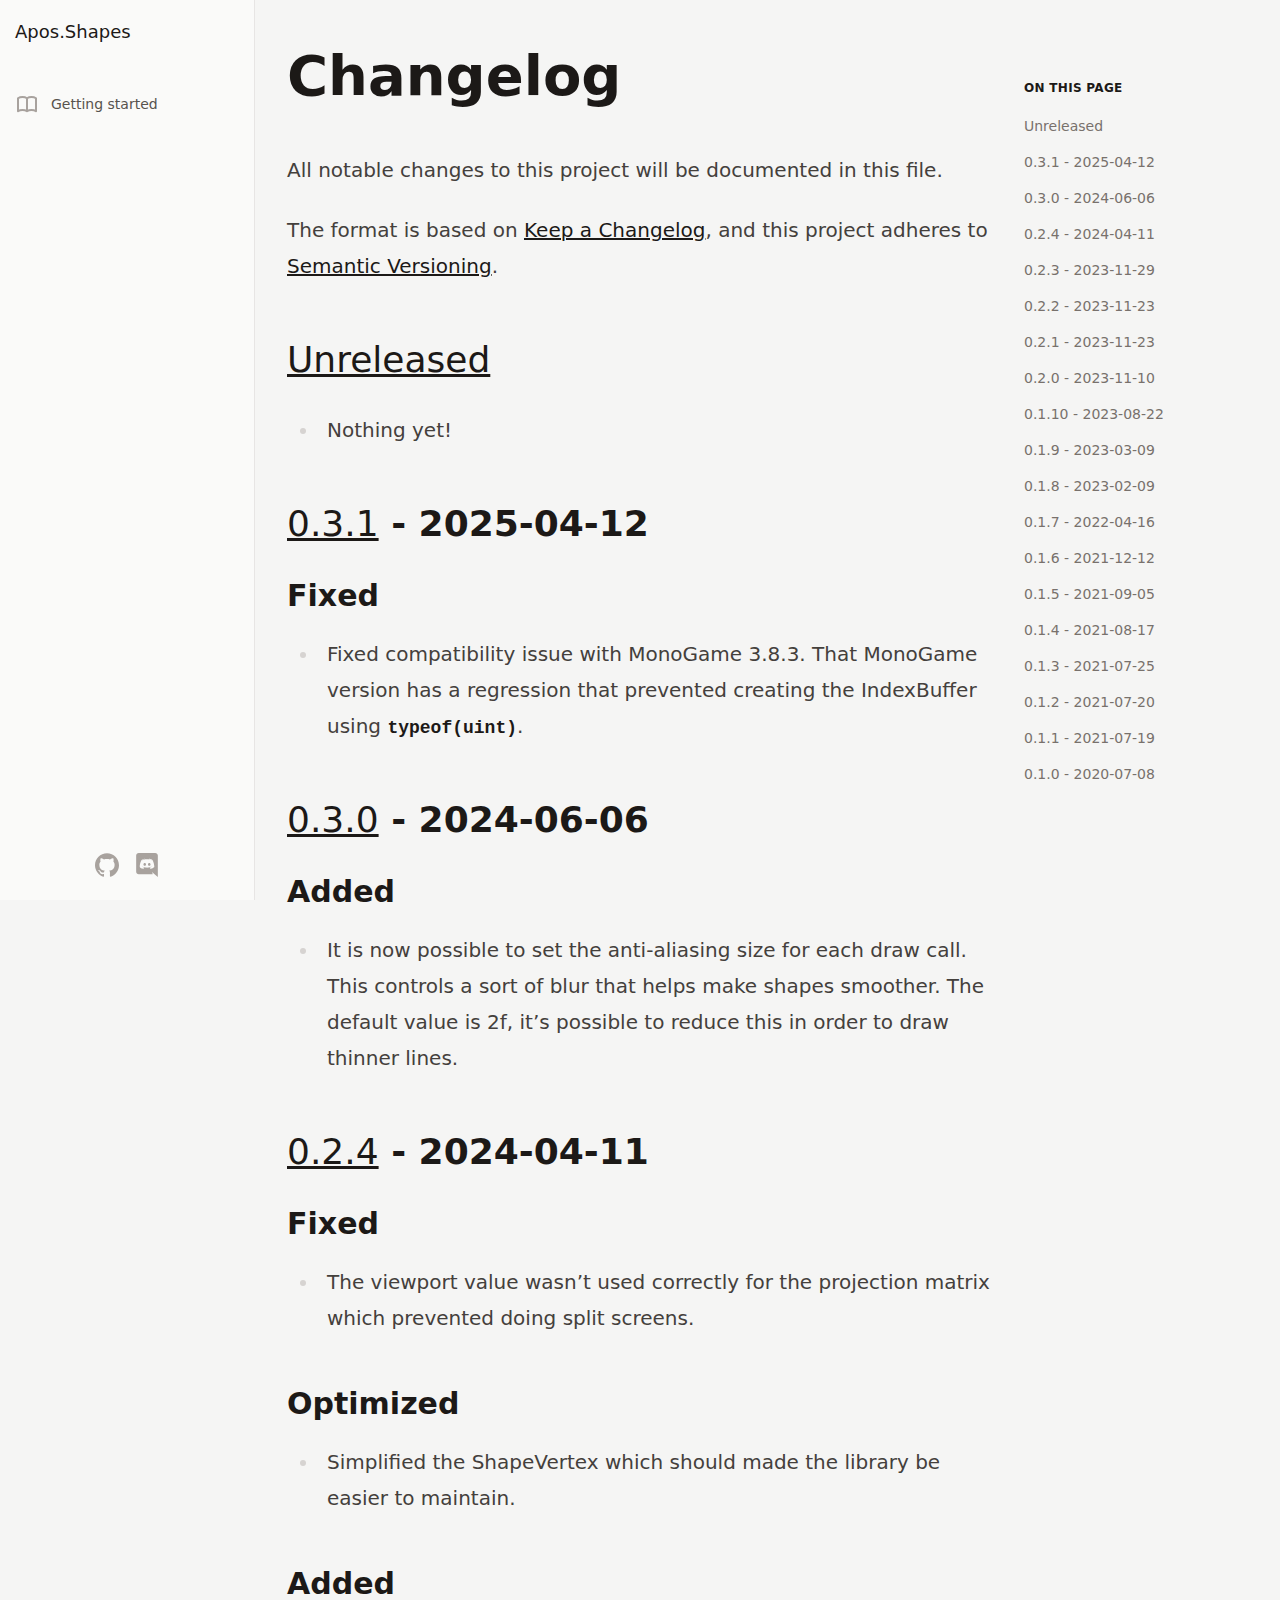
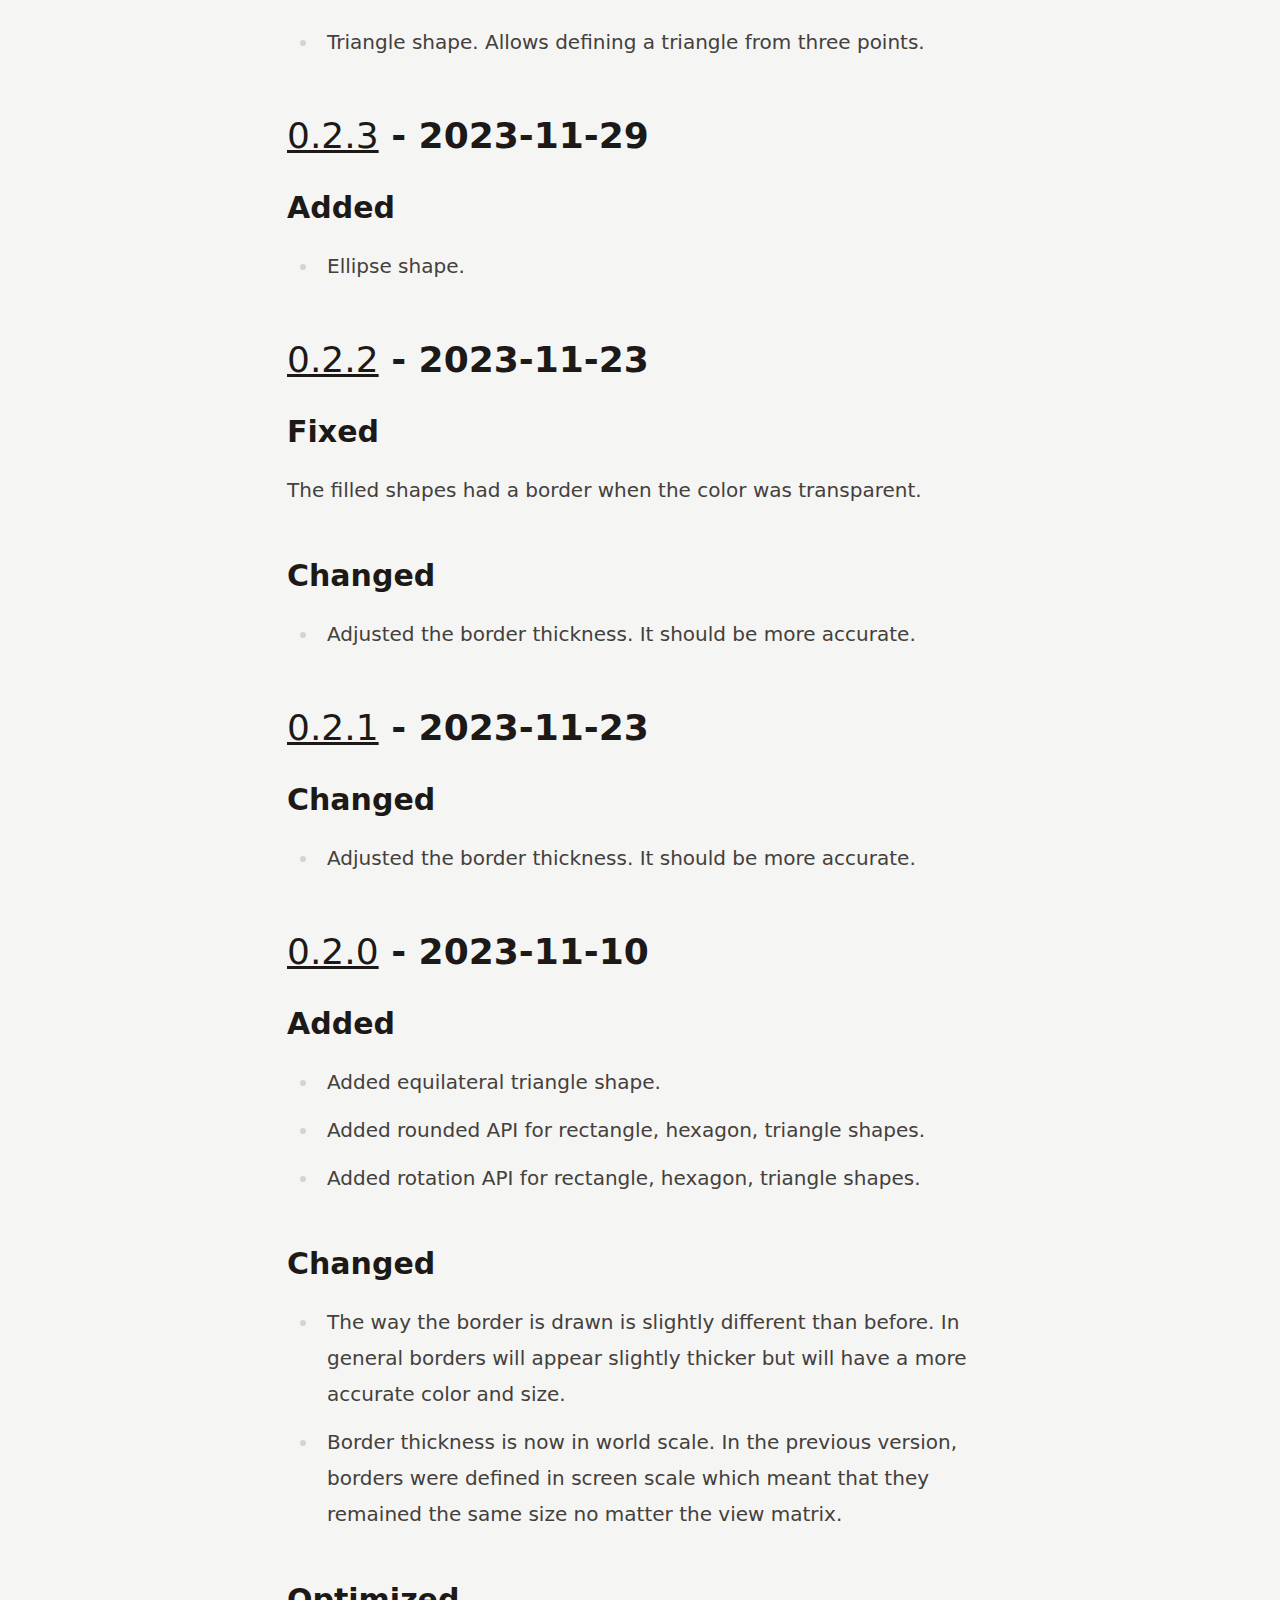
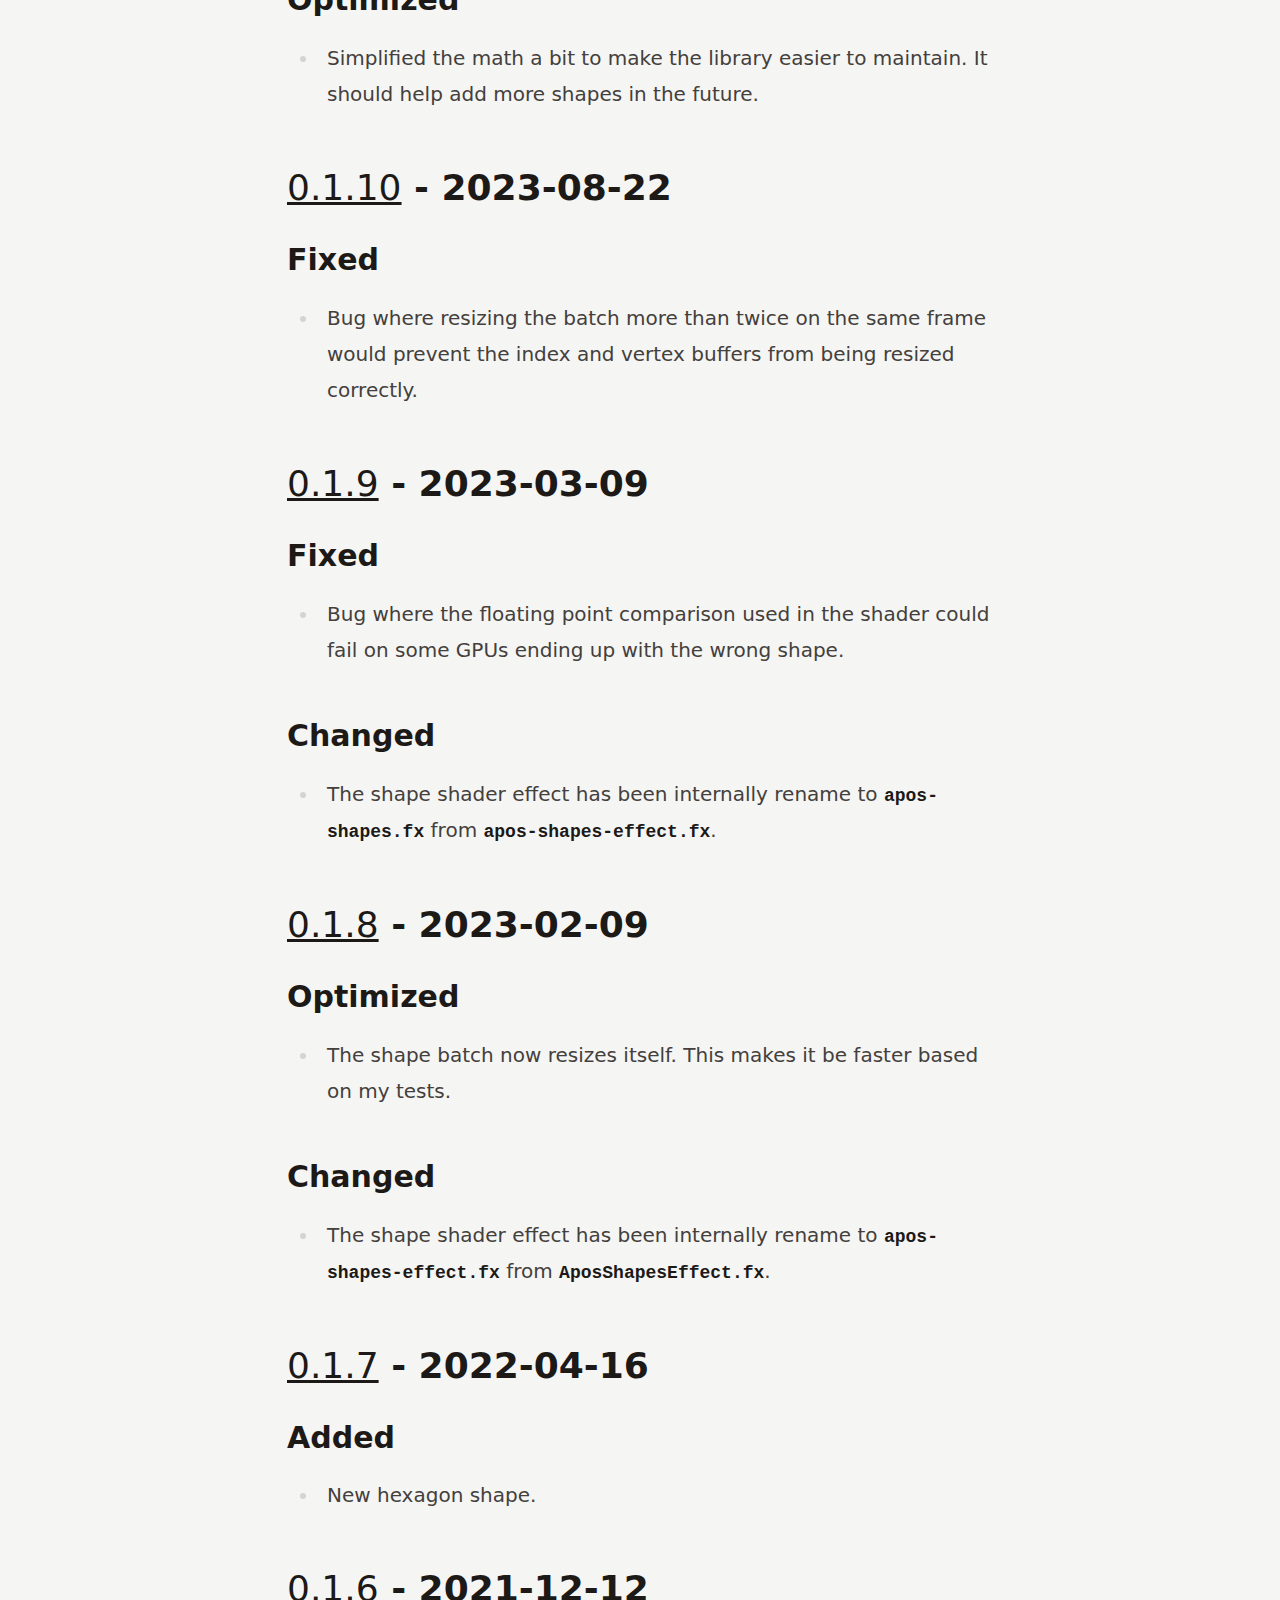
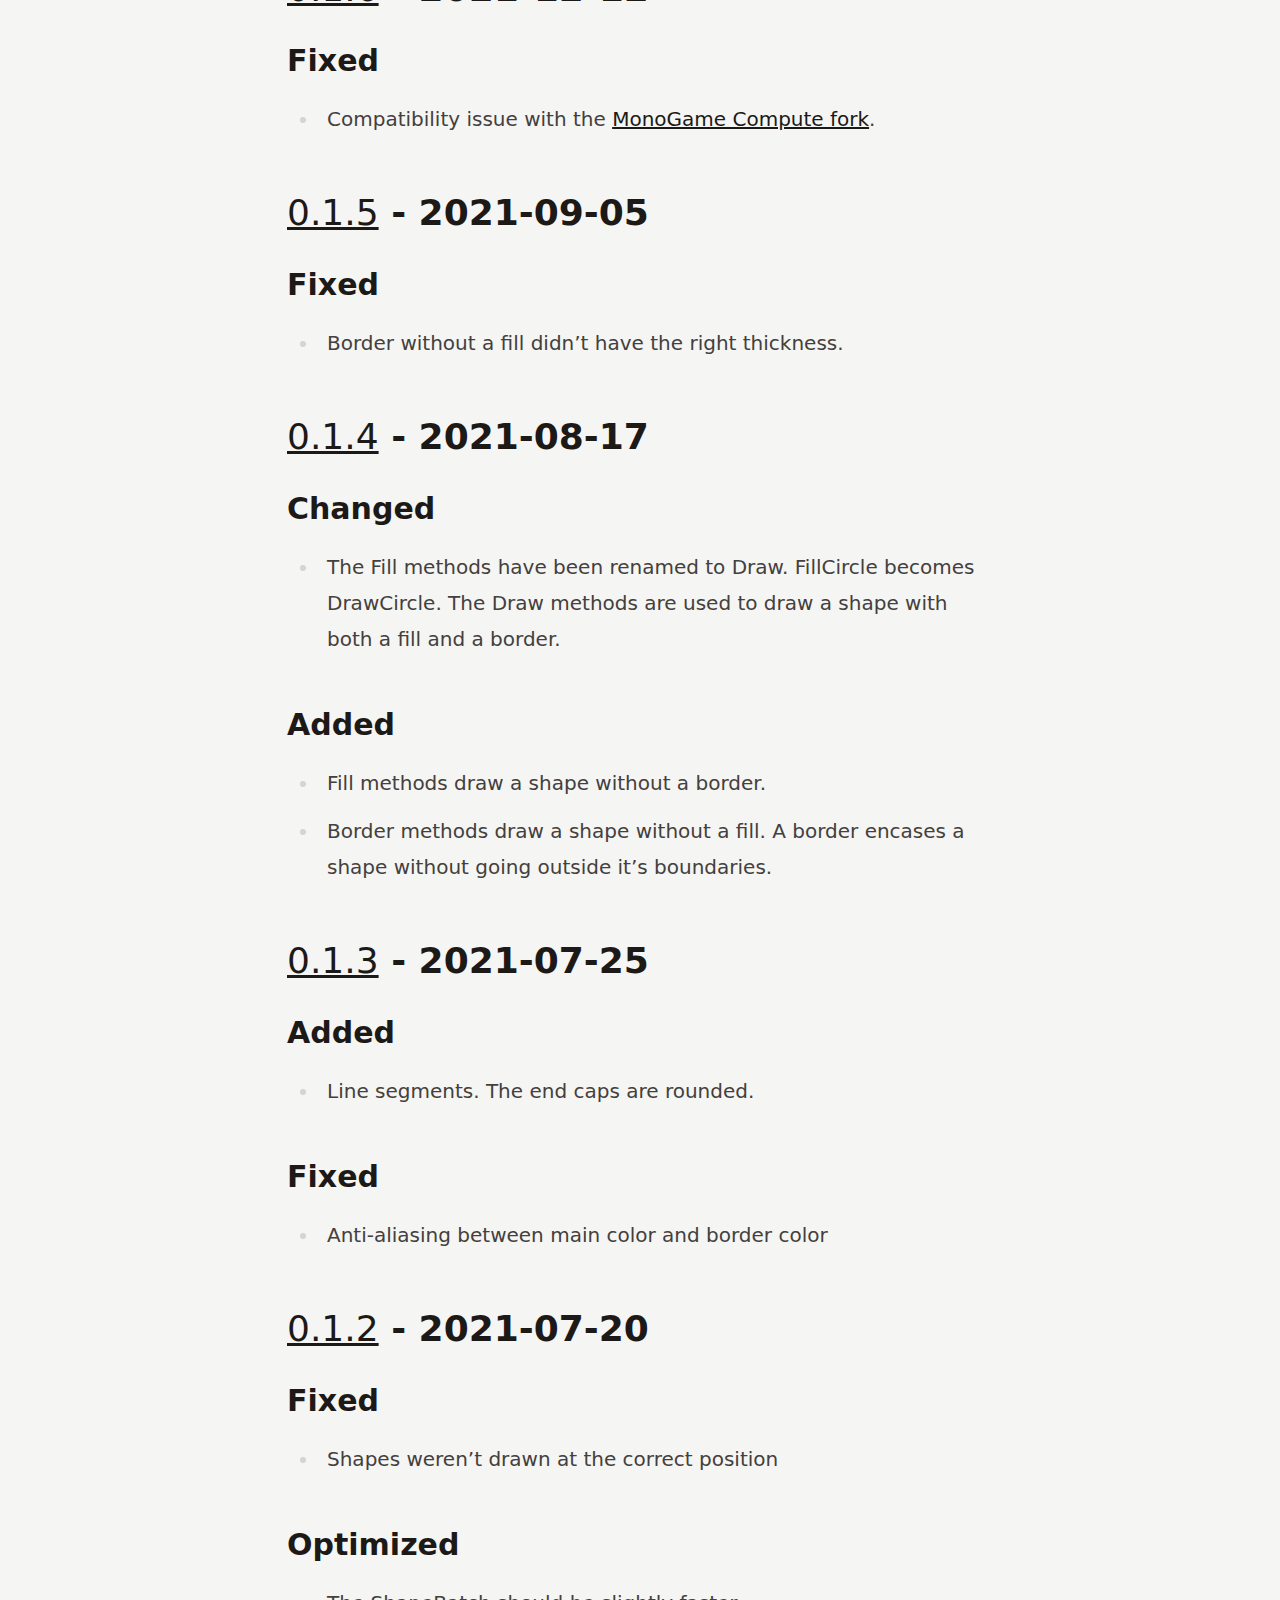
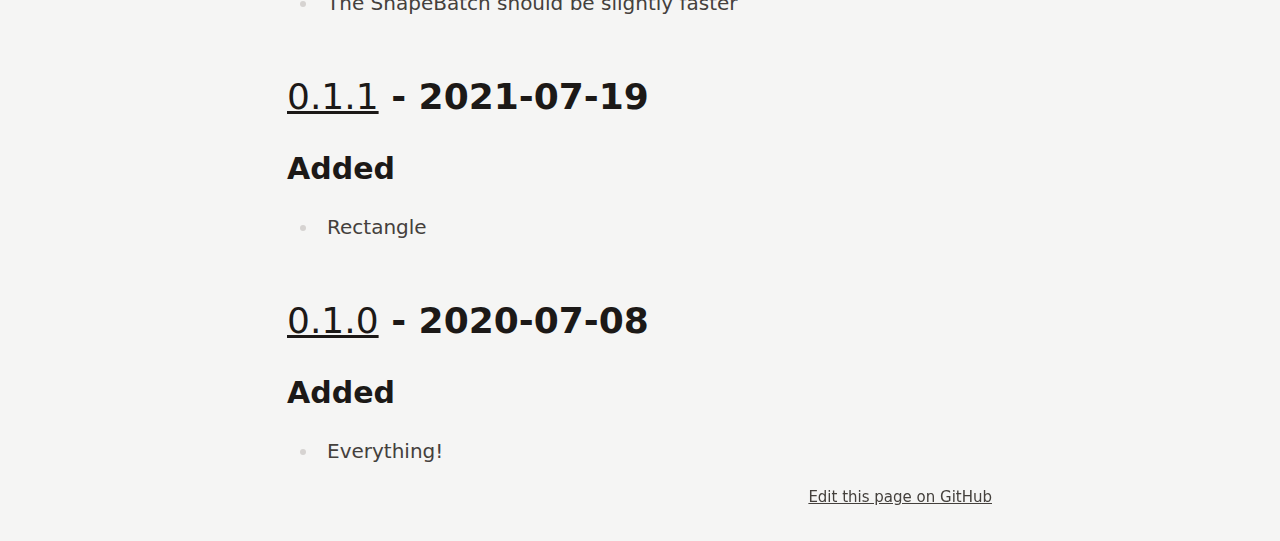
<file: changelog/index.html>
<!doctype html><html lang="en"><head><meta charset="UTF-8"><meta content="width=device-width,initial-scale=1" name="viewport"><style type="text/css">*,::after,::before{box-sizing:border-box;border-width:0;border-style:solid;border-color:#e5e7eb}::after,::before{--tw-content:''}html{line-height:1.5;-webkit-text-size-adjust:100%;-moz-tab-size:4;-o-tab-size:4;tab-size:4;font-family:Inter,ui-sans-serif,system-ui,-apple-system,BlinkMacSystemFont,"Segoe UI",Roboto,"Helvetica Neue",Arial,"Noto Sans",sans-serif,"Apple Color Emoji","Segoe UI Emoji","Segoe UI Symbol","Noto Color Emoji";font-feature-settings:normal}body{margin:0;line-height:inherit}hr{height:0;color:inherit;border-top-width:1px}abbr:where([title]){-webkit-text-decoration:underline dotted;text-decoration:underline dotted}h1,h2,h3,h4,h5,h6{font-size:inherit;font-weight:inherit}a{color:inherit;text-decoration:inherit}b,strong{font-weight:bolder}code,kbd,pre,samp{font-family:ui-monospace,SFMono-Regular,Menlo,Monaco,Consolas,"Liberation Mono","Courier New",monospace;font-size:1em}small{font-size:80%}sub,sup{font-size:75%;line-height:0;position:relative;vertical-align:baseline}sub{bottom:-.25em}sup{top:-.5em}table{text-indent:0;border-color:inherit;border-collapse:collapse}button,input,optgroup,select,textarea{font-family:inherit;font-size:100%;font-weight:inherit;line-height:inherit;color:inherit;margin:0;padding:0}button,select{text-transform:none}[type=button],[type=reset],[type=submit],button{-webkit-appearance:button;background-color:transparent;background-image:none}:-moz-focusring{outline:auto}:-moz-ui-invalid{box-shadow:none}progress{vertical-align:baseline}::-webkit-inner-spin-button,::-webkit-outer-spin-button{height:auto}[type=search]{-webkit-appearance:textfield;outline-offset:-2px}::-webkit-search-decoration{-webkit-appearance:none}::-webkit-file-upload-button{-webkit-appearance:button;font:inherit}summary{display:list-item}blockquote,dd,dl,figure,h1,h2,h3,h4,h5,h6,hr,p,pre{margin:0}fieldset{margin:0;padding:0}legend{padding:0}menu,ol,ul{list-style:none;margin:0;padding:0}textarea{resize:vertical}input::-moz-placeholder,textarea::-moz-placeholder{opacity:1;color:#9ca3af}input::placeholder,textarea::placeholder{opacity:1;color:#9ca3af}[role=button],button{cursor:pointer}:disabled{cursor:default}audio,canvas,embed,iframe,img,object,svg,video{display:block;vertical-align:middle}img,video{max-width:100%;height:auto}[hidden]{display:none}*,::after,::before{--tw-border-spacing-x:0;--tw-border-spacing-y:0;--tw-translate-x:0;--tw-translate-y:0;--tw-rotate:0;--tw-skew-x:0;--tw-skew-y:0;--tw-scale-x:1;--tw-scale-y:1;--tw-scroll-snap-strictness:proximity;--tw-ring-offset-width:0px;--tw-ring-offset-color:#fff;--tw-ring-color:rgb(59 130 246 / 0.5);--tw-ring-offset-shadow:0 0 #0000;--tw-ring-shadow:0 0 #0000;--tw-shadow:0 0 #0000;--tw-shadow-colored:0 0 #0000}::backdrop{--tw-border-spacing-x:0;--tw-border-spacing-y:0;--tw-translate-x:0;--tw-translate-y:0;--tw-rotate:0;--tw-skew-x:0;--tw-skew-y:0;--tw-scale-x:1;--tw-scale-y:1;--tw-scroll-snap-strictness:proximity;--tw-ring-offset-width:0px;--tw-ring-offset-color:#fff;--tw-ring-color:rgb(59 130 246 / 0.5);--tw-ring-offset-shadow:0 0 #0000;--tw-ring-shadow:0 0 #0000;--tw-shadow:0 0 #0000;--tw-shadow-colored:0 0 #0000}.prose{color:var(--tw-prose-body);max-width:65ch}.prose :where(p):not(:where([class~=not-prose]*)){margin-top:1.25em;margin-bottom:1.25em}.prose :where([class~=lead]):not(:where([class~=not-prose]*)){color:var(--tw-prose-lead);font-size:1.25em;line-height:1.6;margin-top:1.2em;margin-bottom:1.2em}.prose :where(a):not(:where([class~=not-prose]*)){color:var(--tw-prose-links);text-decoration:underline;font-weight:500}.prose :where(strong):not(:where([class~=not-prose]*)){color:var(--tw-prose-bold);font-weight:600}.prose :where(astrong):not(:where([class~=not-prose]*)){color:inherit}.prose :where(blockquotestrong):not(:where([class~=not-prose]*)){color:inherit}.prose :where(theadthstrong):not(:where([class~=not-prose]*)){color:inherit}.prose :where(ol):not(:where([class~=not-prose]*)){list-style-type:decimal;margin-top:1.25em;margin-bottom:1.25em;padding-left:1.625em}.prose :where(ol[type="A"]):not(:where([class~=not-prose]*)){list-style-type:upper-alpha}.prose :where(ol[type="a"]):not(:where([class~=not-prose]*)){list-style-type:lower-alpha}.prose :where(ol[type="A"s]):not(:where([class~=not-prose]*)){list-style-type:upper-alpha}.prose :where(ol[type="a"s]):not(:where([class~=not-prose]*)){list-style-type:lower-alpha}.prose :where(ol[type="I"]):not(:where([class~=not-prose]*)){list-style-type:upper-roman}.prose :where(ol[type="i"]):not(:where([class~=not-prose]*)){list-style-type:lower-roman}.prose :where(ol[type="I"s]):not(:where([class~=not-prose]*)){list-style-type:upper-roman}.prose :where(ol[type="i"s]):not(:where([class~=not-prose]*)){list-style-type:lower-roman}.prose :where(ol[type="1"]):not(:where([class~=not-prose]*)){list-style-type:decimal}.prose :where(ul):not(:where([class~=not-prose]*)){list-style-type:disc;margin-top:1.25em;margin-bottom:1.25em;padding-left:1.625em}.prose :where(ol>li):not(:where([class~=not-prose]*))::marker{font-weight:400;color:var(--tw-prose-counters)}.prose :where(ul>li):not(:where([class~=not-prose]*))::marker{color:var(--tw-prose-bullets)}.prose :where(hr):not(:where([class~=not-prose]*)){border-color:var(--tw-prose-hr);border-top-width:1px;margin-top:3em;margin-bottom:3em}.prose :where(blockquote):not(:where([class~=not-prose]*)){font-weight:500;font-style:italic;color:var(--tw-prose-quotes);border-left-width:.25rem;border-left-color:var(--tw-prose-quote-borders);quotes:"\201C""\201D""\2018""\2019";margin-top:1.6em;margin-bottom:1.6em;padding-left:1em}.prose :where(blockquotep:first-of-type):not(:where([class~=not-prose]*))::before{content:open-quote}.prose :where(blockquotep:last-of-type):not(:where([class~=not-prose]*))::after{content:close-quote}.prose :where(h1):not(:where([class~=not-prose]*)){color:var(--tw-prose-headings);font-weight:800;font-size:2.25em;margin-top:0;margin-bottom:.8888889em;line-height:1.1111111}.prose :where(h1strong):not(:where([class~=not-prose]*)){font-weight:900;color:inherit}.prose :where(h2):not(:where([class~=not-prose]*)){color:var(--tw-prose-headings);font-weight:700;font-size:1.5em;margin-top:2em;margin-bottom:1em;line-height:1.3333333}.prose :where(h2strong):not(:where([class~=not-prose]*)){font-weight:800;color:inherit}.prose :where(h3):not(:where([class~=not-prose]*)){color:var(--tw-prose-headings);font-weight:600;font-size:1.25em;margin-top:1.6em;margin-bottom:.6em;line-height:1.6}.prose :where(h3strong):not(:where([class~=not-prose]*)){font-weight:700;color:inherit}.prose :where(h4):not(:where([class~=not-prose]*)){color:var(--tw-prose-headings);font-weight:600;margin-top:1.5em;margin-bottom:.5em;line-height:1.5}.prose :where(h4strong):not(:where([class~=not-prose]*)){font-weight:700;color:inherit}.prose :where(img):not(:where([class~=not-prose]*)){margin-top:2em;margin-bottom:2em}.prose :where(figure>*):not(:where([class~=not-prose]*)){margin-top:0;margin-bottom:0}.prose :where(figcaption):not(:where([class~=not-prose]*)){color:var(--tw-prose-captions);font-size:.875em;line-height:1.4285714;margin-top:.8571429em}.prose :where(code):not(:where([class~=not-prose]*)){color:var(--tw-prose-code);font-weight:600;font-size:.875em}.prose :where(code):not(:where([class~=not-prose]*))::before{content:"`"}.prose :where(code):not(:where([class~=not-prose]*))::after{content:"`"}.prose :where(acode):not(:where([class~=not-prose]*)){color:inherit}.prose :where(h1code):not(:where([class~=not-prose]*)){color:inherit}.prose :where(h2code):not(:where([class~=not-prose]*)){color:inherit;font-size:.875em}.prose :where(h3code):not(:where([class~=not-prose]*)){color:inherit;font-size:.9em}.prose :where(h4code):not(:where([class~=not-prose]*)){color:inherit}.prose :where(blockquotecode):not(:where([class~=not-prose]*)){color:inherit}.prose :where(theadthcode):not(:where([class~=not-prose]*)){color:inherit}.prose :where(pre):not(:where([class~=not-prose]*)){color:var(--tw-prose-pre-code);background-color:var(--tw-prose-pre-bg);overflow-x:auto;font-weight:400;font-size:.875em;line-height:1.7142857;margin-top:1.7142857em;margin-bottom:1.7142857em;border-radius:.375rem;padding-top:.8571429em;padding-right:1.1428571em;padding-bottom:.8571429em;padding-left:1.1428571em}.prose :where(precode):not(:where([class~=not-prose]*)){background-color:transparent;border-width:0;border-radius:0;padding:0;font-weight:inherit;color:inherit;font-size:inherit;font-family:inherit;line-height:inherit}.prose :where(precode):not(:where([class~=not-prose]*))::before{content:none}.prose :where(precode):not(:where([class~=not-prose]*))::after{content:none}.prose :where(table):not(:where([class~=not-prose]*)){width:100%;table-layout:auto;text-align:left;margin-top:2em;margin-bottom:2em;font-size:.875em;line-height:1.7142857}.prose :where(thead):not(:where([class~=not-prose]*)){border-bottom-width:1px;border-bottom-color:var(--tw-prose-th-borders)}.prose :where(theadth):not(:where([class~=not-prose]*)){color:var(--tw-prose-headings);font-weight:600;vertical-align:bottom;padding-right:.5714286em;padding-bottom:.5714286em;padding-left:.5714286em}.prose :where(tbodytr):not(:where([class~=not-prose]*)){border-bottom-width:1px;border-bottom-color:var(--tw-prose-td-borders)}.prose :where(tbodytr:last-child):not(:where([class~=not-prose]*)){border-bottom-width:0}.prose :where(tbodytd):not(:where([class~=not-prose]*)){vertical-align:baseline}.prose :where(tfoot):not(:where([class~=not-prose]*)){border-top-width:1px;border-top-color:var(--tw-prose-th-borders)}.prose :where(tfoottd):not(:where([class~=not-prose]*)){vertical-align:top}.prose{--tw-prose-body:#374151;--tw-prose-headings:#111827;--tw-prose-lead:#4b5563;--tw-prose-links:#111827;--tw-prose-bold:#111827;--tw-prose-counters:#6b7280;--tw-prose-bullets:#d1d5db;--tw-prose-hr:#e5e7eb;--tw-prose-quotes:#111827;--tw-prose-quote-borders:#e5e7eb;--tw-prose-captions:#6b7280;--tw-prose-code:#111827;--tw-prose-pre-code:#e5e7eb;--tw-prose-pre-bg:#1f2937;--tw-prose-th-borders:#d1d5db;--tw-prose-td-borders:#e5e7eb;--tw-prose-invert-body:#d1d5db;--tw-prose-invert-headings:#fff;--tw-prose-invert-lead:#9ca3af;--tw-prose-invert-links:#fff;--tw-prose-invert-bold:#fff;--tw-prose-invert-counters:#9ca3af;--tw-prose-invert-bullets:#4b5563;--tw-prose-invert-hr:#374151;--tw-prose-invert-quotes:#f3f4f6;--tw-prose-invert-quote-borders:#374151;--tw-prose-invert-captions:#9ca3af;--tw-prose-invert-code:#fff;--tw-prose-invert-pre-code:#d1d5db;--tw-prose-invert-pre-bg:rgb(0 0 0 / 50%);--tw-prose-invert-th-borders:#4b5563;--tw-prose-invert-td-borders:#374151;font-size:1rem;line-height:1.75}.prose :where(video):not(:where([class~=not-prose]*)){margin-top:2em;margin-bottom:2em}.prose :where(figure):not(:where([class~=not-prose]*)){margin-top:2em;margin-bottom:2em}.prose :where(li):not(:where([class~=not-prose]*)){margin-top:.5em;margin-bottom:.5em}.prose :where(ol>li):not(:where([class~=not-prose]*)){padding-left:.375em}.prose :where(ul>li):not(:where([class~=not-prose]*)){padding-left:.375em}.prose :where(.prose>ul>lip):not(:where([class~=not-prose]*)){margin-top:.75em;margin-bottom:.75em}.prose :where(.prose>ul>li>:first-child):not(:where([class~=not-prose]*)){margin-top:1.25em}.prose :where(.prose>ul>li>:last-child):not(:where([class~=not-prose]*)){margin-bottom:1.25em}.prose :where(.prose>ol>li>:first-child):not(:where([class~=not-prose]*)){margin-top:1.25em}.prose :where(.prose>ol>li>:last-child):not(:where([class~=not-prose]*)){margin-bottom:1.25em}.prose :where(ulul,ulol,olul,olol):not(:where([class~=not-prose]*)){margin-top:.75em;margin-bottom:.75em}.prose :where(hr+*):not(:where([class~=not-prose]*)){margin-top:0}.prose :where(h2+*):not(:where([class~=not-prose]*)){margin-top:0}.prose :where(h3+*):not(:where([class~=not-prose]*)){margin-top:0}.prose :where(h4+*):not(:where([class~=not-prose]*)){margin-top:0}.prose :where(theadth:first-child):not(:where([class~=not-prose]*)){padding-left:0}.prose :where(theadth:last-child):not(:where([class~=not-prose]*)){padding-right:0}.prose :where(tbodytd,tfoottd):not(:where([class~=not-prose]*)){padding-top:.5714286em;padding-right:.5714286em;padding-bottom:.5714286em;padding-left:.5714286em}.prose :where(tbodytd:first-child,tfoottd:first-child):not(:where([class~=not-prose]*)){padding-left:0}.prose :where(tbodytd:last-child,tfoottd:last-child):not(:where([class~=not-prose]*)){padding-right:0}.prose :where(.prose>:first-child):not(:where([class~=not-prose]*)){margin-top:0}.prose :where(.prose>:last-child):not(:where([class~=not-prose]*)){margin-bottom:0}.prose-stone{--tw-prose-body:#44403c;--tw-prose-headings:#1c1917;--tw-prose-lead:#57534e;--tw-prose-links:#1c1917;--tw-prose-bold:#1c1917;--tw-prose-counters:#78716c;--tw-prose-bullets:#d6d3d1;--tw-prose-hr:#e7e5e4;--tw-prose-quotes:#1c1917;--tw-prose-quote-borders:#e7e5e4;--tw-prose-captions:#78716c;--tw-prose-code:#1c1917;--tw-prose-pre-code:#e7e5e4;--tw-prose-pre-bg:#292524;--tw-prose-th-borders:#d6d3d1;--tw-prose-td-borders:#e7e5e4;--tw-prose-invert-body:#d6d3d1;--tw-prose-invert-headings:#fff;--tw-prose-invert-lead:#a8a29e;--tw-prose-invert-links:#fff;--tw-prose-invert-bold:#fff;--tw-prose-invert-counters:#a8a29e;--tw-prose-invert-bullets:#57534e;--tw-prose-invert-hr:#44403c;--tw-prose-invert-quotes:#f5f5f4;--tw-prose-invert-quote-borders:#44403c;--tw-prose-invert-captions:#a8a29e;--tw-prose-invert-code:#fff;--tw-prose-invert-pre-code:#d6d3d1;--tw-prose-invert-pre-bg:rgb(0 0 0 / 50%);--tw-prose-invert-th-borders:#57534e;--tw-prose-invert-td-borders:#44403c}.code-highlight .title{--tw-text-opacity:1;color:rgb(52 152 219 / var(--tw-text-opacity))}.menu-icon .navicon::after,.menu-icon .navicon::before{content:'';position:absolute;display:block;height:100%;transform:translate(var(--tw-translate-x),var(--tw-translate-y)) rotate(var(--tw-rotate)) skewX(var(--tw-skew-x)) skewY(var(--tw-skew-y)) scaleX(var(--tw-scale-x)) scaleY(var(--tw-scale-y));--tw-bg-opacity:1;background-color:rgb(120 113 108 / var(--tw-bg-opacity));transition-property:all;transition-timing-function:cubic-bezier(.4,0,.2,1);transition-duration:.5s;transition-timing-function:cubic-bezier(0,0,.2,1)}.menu-icon .navicon::before{width:50%;top:5px}.menu-icon .navicon::after{width:100%;top:-5px}.menu-btn:focus~.menu-icon .navicon,.menu-btn:focus~.menu-icon .navicon::after,.menu-btn:focus~.menu-icon .navicon::before{--tw-bg-opacity:1;background-color:rgb(28 25 23 / var(--tw-bg-opacity))}@media (prefers-color-scheme:dark){.menu-btn:focus~.menu-icon .navicon,.menu-btn:focus~.menu-icon .navicon::after,.menu-btn:focus~.menu-icon .navicon::before{--tw-bg-opacity:1;background-color:rgb(255 255 255 / var(--tw-bg-opacity))}}.menu-btn:not(:checked)~.menu-icon{left:0;margin-left:0}.menu-btn:checked~.menu{visibility:visible;--tw-translate-x:0px;transform:translate(var(--tw-translate-x),var(--tw-translate-y)) rotate(var(--tw-rotate)) skewX(var(--tw-skew-x)) skewY(var(--tw-skew-y)) scaleX(var(--tw-scale-x)) scaleY(var(--tw-scale-y))}.menu-btn:checked~.big-label{pointer-events:auto;opacity:.75}.menu-btn:checked~.menu-icon .navicon{background-color:transparent}@media (prefers-color-scheme:dark){.menu-btn:checked~.menu-icon .navicon{background-color:transparent}}.menu-btn:checked~.menu-icon .navicon::before{width:100%;--tw-rotate:-45deg;transform:translate(var(--tw-translate-x),var(--tw-translate-y)) rotate(var(--tw-rotate)) skewX(var(--tw-skew-x)) skewY(var(--tw-skew-y)) scaleX(var(--tw-scale-x)) scaleY(var(--tw-scale-y));--tw-bg-opacity:1;background-color:rgb(255 255 255 / var(--tw-bg-opacity))}@media (prefers-color-scheme:dark){.menu-btn:checked~.menu-icon .navicon::before{--tw-bg-opacity:1;background-color:rgb(255 255 255 / var(--tw-bg-opacity))}}.menu-btn:checked~.menu-icon .navicon::after{--tw-rotate:45deg;transform:translate(var(--tw-translate-x),var(--tw-translate-y)) rotate(var(--tw-rotate)) skewX(var(--tw-skew-x)) skewY(var(--tw-skew-y)) scaleX(var(--tw-scale-x)) scaleY(var(--tw-scale-y));--tw-bg-opacity:1;background-color:rgb(255 255 255 / var(--tw-bg-opacity))}@media (prefers-color-scheme:dark){.menu-btn:checked~.menu-icon .navicon::after{--tw-bg-opacity:1;background-color:rgb(255 255 255 / var(--tw-bg-opacity))}}.menu-btn:checked~.menu-icon:not(.steps) .navicon::after,.menu-btn:checked~.menu-icon:not(.steps) .navicon::before{top:0}.break-anywhere{overflow-wrap:anywhere}.edit-link{--tw-text-opacity:1!important;color:rgb(68 64 60 / var(--tw-text-opacity))!important}.edit-link:hover{--tw-text-opacity:1!important;color:rgb(28 25 23 / var(--tw-text-opacity))!important}@media (prefers-color-scheme:dark){.edit-link{--tw-text-opacity:1!important;color:rgb(168 162 158 / var(--tw-text-opacity))!important}.edit-link:hover{--tw-text-opacity:1!important;color:rgb(245 245 244 / var(--tw-text-opacity))!important}}.pointer-events-none{pointer-events:none}.pointer-events-auto{pointer-events:auto}.invisible{visibility:hidden}.fixed{position:fixed}.absolute{position:absolute}.relative{position:relative}.sticky{position:sticky}.inset-0{top:0;right:0;bottom:0;left:0}.left-full{left:100%}.top-0{top:0}.z-10{z-index:10}.z-20{z-index:20}.mx-auto{margin-left:auto;margin-right:auto}.-ml-16{margin-left:-4rem}.-ml-px{margin-left:-1px}.mb-3{margin-bottom:.75rem}.mr-4{margin-right:1rem}.mt-1{margin-top:.25rem}.block{display:block}.inline-block{display:inline-block}.flex{display:flex}.hidden{display:none}.h-0{height:0}.h-16{height:4rem}.h-2px{height:2px}.h-6{height:1.5rem}.h-auto{height:auto}.h-full{height:100%}.h-screen{height:100vh}.max-h-screen{max-height:100vh}.w-14{width:3.5rem}.w-5{width:1.25rem}.w-6{width:1.5rem}.w-64{width:16rem}.w-full{width:100%}.w-screen{width:100vw}.max-w-7xl{max-width:80rem}.max-w-sm{max-width:24rem}.max-w-xs{max-width:20rem}.flex-1{flex:1 1 0%}.flex-none{flex:none}.shrink-0{flex-shrink:0}.grow{flex-grow:1}.-translate-x-full{--tw-translate-x:-100%;transform:translate(var(--tw-translate-x),var(--tw-translate-y)) rotate(var(--tw-rotate)) skewX(var(--tw-skew-x)) skewY(var(--tw-skew-y)) scaleX(var(--tw-scale-x)) scaleY(var(--tw-scale-y))}.transform{transform:translate(var(--tw-translate-x),var(--tw-translate-y)) rotate(var(--tw-rotate)) skewX(var(--tw-skew-x)) skewY(var(--tw-skew-y)) scaleX(var(--tw-scale-x)) scaleY(var(--tw-scale-y))}.cursor-pointer{cursor:pointer}.select-none{-webkit-user-select:none;-moz-user-select:none;user-select:none}.flex-row-reverse{flex-direction:row-reverse}.flex-col{flex-direction:column}.items-center{align-items:center}.justify-end{justify-content:flex-end}.justify-center{justify-content:center}.space-y-1>:not([hidden])~:not([hidden]){--tw-space-y-reverse:0;margin-top:calc(.25rem * calc(1 - var(--tw-space-y-reverse)));margin-bottom:calc(.25rem * var(--tw-space-y-reverse))}.overflow-y-auto{overflow-y:auto}.overflow-x-hidden{overflow-x:hidden}.overflow-y-hidden{overflow-y:hidden}.break-words{overflow-wrap:break-word}.rounded{border-radius:.25rem}.border{border-width:1px}.border-r{border-right-width:1px}.border-stone-200{--tw-border-opacity:1;border-color:rgb(231 229 228 / var(--tw-border-opacity))}.bg-stone-100{--tw-bg-opacity:1;background-color:rgb(245 245 244 / var(--tw-bg-opacity))}.bg-stone-50{--tw-bg-opacity:1;background-color:rgb(250 250 249 / var(--tw-bg-opacity))}.bg-stone-500{--tw-bg-opacity:1;background-color:rgb(120 113 108 / var(--tw-bg-opacity))}.bg-stone-600{--tw-bg-opacity:1;background-color:rgb(87 83 78 / var(--tw-bg-opacity))}.p-2{padding:.5rem}.px-2{padding-left:.5rem;padding-right:.5rem}.px-4{padding-left:1rem;padding-right:1rem}.px-6{padding-left:1.5rem;padding-right:1.5rem}.py-0{padding-top:0;padding-bottom:0}.py-2{padding-top:.5rem;padding-bottom:.5rem}.py-5{padding-top:1.25rem;padding-bottom:1.25rem}.py-8{padding-top:2rem;padding-bottom:2rem}.pb-8{padding-bottom:2rem}.pt-20{padding-top:5rem}.text-base{font-size:1rem;line-height:1.5rem}.text-lg{font-size:1.125rem;line-height:1.75rem}.text-sm{font-size:.875rem;line-height:1.25rem}.font-medium{font-weight:500}.font-semibold{font-weight:600}.uppercase{text-transform:uppercase}.leading-6{line-height:1.5rem}.tracking-wide{letter-spacing:.025em}.text-stone-400{--tw-text-opacity:1;color:rgb(168 162 158 / var(--tw-text-opacity))}.text-stone-500{--tw-text-opacity:1;color:rgb(120 113 108 / var(--tw-text-opacity))}.text-stone-600{--tw-text-opacity:1;color:rgb(87 83 78 / var(--tw-text-opacity))}.text-stone-900{--tw-text-opacity:1;color:rgb(28 25 23 / var(--tw-text-opacity))}.opacity-0{opacity:0}.blur{--tw-blur:blur(8px);filter:var(--tw-blur) var(--tw-brightness) var(--tw-contrast) var(--tw-grayscale) var(--tw-hue-rotate) var(--tw-invert) var(--tw-saturate) var(--tw-sepia) var(--tw-drop-shadow)}.transition-colors{transition-property:color,background-color,border-color,text-decoration-color,fill,stroke;transition-timing-function:cubic-bezier(.4,0,.2,1);transition-duration:150ms}.transition-opacity{transition-property:opacity;transition-timing-function:cubic-bezier(.4,0,.2,1);transition-duration:150ms}.duration-300{transition-duration:.3s}.ease-out{transition-timing-function:cubic-bezier(0,0,.2,1)}@media (prefers-color-scheme:dark){.dark\:prose-invert{--tw-prose-body:var(--tw-prose-invert-body);--tw-prose-headings:var(--tw-prose-invert-headings);--tw-prose-lead:var(--tw-prose-invert-lead);--tw-prose-links:var(--tw-prose-invert-links);--tw-prose-bold:var(--tw-prose-invert-bold);--tw-prose-counters:var(--tw-prose-invert-counters);--tw-prose-bullets:var(--tw-prose-invert-bullets);--tw-prose-hr:var(--tw-prose-invert-hr);--tw-prose-quotes:var(--tw-prose-invert-quotes);--tw-prose-quote-borders:var(--tw-prose-invert-quote-borders);--tw-prose-captions:var(--tw-prose-invert-captions);--tw-prose-code:var(--tw-prose-invert-code);--tw-prose-pre-code:var(--tw-prose-invert-pre-code);--tw-prose-pre-bg:var(--tw-prose-invert-pre-bg);--tw-prose-th-borders:var(--tw-prose-invert-th-borders);--tw-prose-td-borders:var(--tw-prose-invert-td-borders)}}@media print{.print\:prose-sm{font-size:.875rem;line-height:1.7142857}.print\:prose-sm :where(p):not(:where([class~=not-prose]*)){margin-top:1.1428571em;margin-bottom:1.1428571em}.print\:prose-sm :where([class~=lead]):not(:where([class~=not-prose]*)){font-size:1.2857143em;line-height:1.5555556;margin-top:.8888889em;margin-bottom:.8888889em}.print\:prose-sm :where(blockquote):not(:where([class~=not-prose]*)){margin-top:1.3333333em;margin-bottom:1.3333333em;padding-left:1.1111111em}.print\:prose-sm :where(h1):not(:where([class~=not-prose]*)){font-size:2.1428571em;margin-top:0;margin-bottom:.8em;line-height:1.2}.print\:prose-sm :where(h2):not(:where([class~=not-prose]*)){font-size:1.4285714em;margin-top:1.6em;margin-bottom:.8em;line-height:1.4}.print\:prose-sm :where(h3):not(:where([class~=not-prose]*)){font-size:1.2857143em;margin-top:1.5555556em;margin-bottom:.4444444em;line-height:1.5555556}.print\:prose-sm :where(h4):not(:where([class~=not-prose]*)){margin-top:1.4285714em;margin-bottom:.5714286em;line-height:1.4285714}.print\:prose-sm :where(img):not(:where([class~=not-prose]*)){margin-top:1.7142857em;margin-bottom:1.7142857em}.print\:prose-sm :where(video):not(:where([class~=not-prose]*)){margin-top:1.7142857em;margin-bottom:1.7142857em}.print\:prose-sm :where(figure):not(:where([class~=not-prose]*)){margin-top:1.7142857em;margin-bottom:1.7142857em}.print\:prose-sm :where(figure>*):not(:where([class~=not-prose]*)){margin-top:0;margin-bottom:0}.print\:prose-sm :where(figcaption):not(:where([class~=not-prose]*)){font-size:.8571429em;line-height:1.3333333;margin-top:.6666667em}.print\:prose-sm :where(code):not(:where([class~=not-prose]*)){font-size:.8571429em}.print\:prose-sm :where(h2code):not(:where([class~=not-prose]*)){font-size:.9em}.print\:prose-sm :where(h3code):not(:where([class~=not-prose]*)){font-size:.8888889em}.print\:prose-sm :where(pre):not(:where([class~=not-prose]*)){font-size:.8571429em;line-height:1.6666667;margin-top:1.6666667em;margin-bottom:1.6666667em;border-radius:.25rem;padding-top:.6666667em;padding-right:1em;padding-bottom:.6666667em;padding-left:1em}.print\:prose-sm :where(ol):not(:where([class~=not-prose]*)){margin-top:1.1428571em;margin-bottom:1.1428571em;padding-left:1.5714286em}.print\:prose-sm :where(ul):not(:where([class~=not-prose]*)){margin-top:1.1428571em;margin-bottom:1.1428571em;padding-left:1.5714286em}.print\:prose-sm :where(li):not(:where([class~=not-prose]*)){margin-top:.2857143em;margin-bottom:.2857143em}.print\:prose-sm :where(ol>li):not(:where([class~=not-prose]*)){padding-left:.4285714em}.print\:prose-sm :where(ul>li):not(:where([class~=not-prose]*)){padding-left:.4285714em}.print\:prose-sm :where(.print\:prose-sm>ul>lip):not(:where([class~=not-prose]*)){margin-top:.5714286em;margin-bottom:.5714286em}.print\:prose-sm :where(.print\:prose-sm>ul>li>:first-child):not(:where([class~=not-prose]*)){margin-top:1.1428571em}.print\:prose-sm :where(.print\:prose-sm>ul>li>:last-child):not(:where([class~=not-prose]*)){margin-bottom:1.1428571em}.print\:prose-sm :where(.print\:prose-sm>ol>li>:first-child):not(:where([class~=not-prose]*)){margin-top:1.1428571em}.print\:prose-sm :where(.print\:prose-sm>ol>li>:last-child):not(:where([class~=not-prose]*)){margin-bottom:1.1428571em}.print\:prose-sm :where(ulul,ulol,olul,olol):not(:where([class~=not-prose]*)){margin-top:.5714286em;margin-bottom:.5714286em}.print\:prose-sm :where(hr):not(:where([class~=not-prose]*)){margin-top:2.8571429em;margin-bottom:2.8571429em}.print\:prose-sm :where(hr+*):not(:where([class~=not-prose]*)){margin-top:0}.print\:prose-sm :where(h2+*):not(:where([class~=not-prose]*)){margin-top:0}.print\:prose-sm :where(h3+*):not(:where([class~=not-prose]*)){margin-top:0}.print\:prose-sm :where(h4+*):not(:where([class~=not-prose]*)){margin-top:0}.print\:prose-sm :where(table):not(:where([class~=not-prose]*)){font-size:.8571429em;line-height:1.5}.print\:prose-sm :where(theadth):not(:where([class~=not-prose]*)){padding-right:1em;padding-bottom:.6666667em;padding-left:1em}.print\:prose-sm :where(theadth:first-child):not(:where([class~=not-prose]*)){padding-left:0}.print\:prose-sm :where(theadth:last-child):not(:where([class~=not-prose]*)){padding-right:0}.print\:prose-sm :where(tbodytd,tfoottd):not(:where([class~=not-prose]*)){padding-top:.6666667em;padding-right:1em;padding-bottom:.6666667em;padding-left:1em}.print\:prose-sm :where(tbodytd:first-child,tfoottd:first-child):not(:where([class~=not-prose]*)){padding-left:0}.print\:prose-sm :where(tbodytd:last-child,tfoottd:last-child):not(:where([class~=not-prose]*)){padding-right:0}.print\:prose-sm :where(.print\:prose-sm>:first-child):not(:where([class~=not-prose]*)){margin-top:0}.print\:prose-sm :where(.print\:prose-sm>:last-child):not(:where([class~=not-prose]*)){margin-bottom:0}}@media (min-width:1024px){.lg\:prose-lg{font-size:1.125rem;line-height:1.7777778}.lg\:prose-lg :where(p):not(:where([class~=not-prose]*)){margin-top:1.3333333em;margin-bottom:1.3333333em}.lg\:prose-lg :where([class~=lead]):not(:where([class~=not-prose]*)){font-size:1.2222222em;line-height:1.4545455;margin-top:1.0909091em;margin-bottom:1.0909091em}.lg\:prose-lg :where(blockquote):not(:where([class~=not-prose]*)){margin-top:1.6666667em;margin-bottom:1.6666667em;padding-left:1em}.lg\:prose-lg :where(h1):not(:where([class~=not-prose]*)){font-size:2.6666667em;margin-top:0;margin-bottom:.8333333em;line-height:1}.lg\:prose-lg :where(h2):not(:where([class~=not-prose]*)){font-size:1.6666667em;margin-top:1.8666667em;margin-bottom:1.0666667em;line-height:1.3333333}.lg\:prose-lg :where(h3):not(:where([class~=not-prose]*)){font-size:1.3333333em;margin-top:1.6666667em;margin-bottom:.6666667em;line-height:1.5}.lg\:prose-lg :where(h4):not(:where([class~=not-prose]*)){margin-top:1.7777778em;margin-bottom:.4444444em;line-height:1.5555556}.lg\:prose-lg :where(img):not(:where([class~=not-prose]*)){margin-top:1.7777778em;margin-bottom:1.7777778em}.lg\:prose-lg :where(video):not(:where([class~=not-prose]*)){margin-top:1.7777778em;margin-bottom:1.7777778em}.lg\:prose-lg :where(figure):not(:where([class~=not-prose]*)){margin-top:1.7777778em;margin-bottom:1.7777778em}.lg\:prose-lg :where(figure>*):not(:where([class~=not-prose]*)){margin-top:0;margin-bottom:0}.lg\:prose-lg :where(figcaption):not(:where([class~=not-prose]*)){font-size:.8888889em;line-height:1.5;margin-top:1em}.lg\:prose-lg :where(code):not(:where([class~=not-prose]*)){font-size:.8888889em}.lg\:prose-lg :where(h2code):not(:where([class~=not-prose]*)){font-size:.8666667em}.lg\:prose-lg :where(h3code):not(:where([class~=not-prose]*)){font-size:.875em}.lg\:prose-lg :where(pre):not(:where([class~=not-prose]*)){font-size:.8888889em;line-height:1.75;margin-top:2em;margin-bottom:2em;border-radius:.375rem;padding-top:1em;padding-right:1.5em;padding-bottom:1em;padding-left:1.5em}.lg\:prose-lg :where(ol):not(:where([class~=not-prose]*)){margin-top:1.3333333em;margin-bottom:1.3333333em;padding-left:1.5555556em}.lg\:prose-lg :where(ul):not(:where([class~=not-prose]*)){margin-top:1.3333333em;margin-bottom:1.3333333em;padding-left:1.5555556em}.lg\:prose-lg :where(li):not(:where([class~=not-prose]*)){margin-top:.6666667em;margin-bottom:.6666667em}.lg\:prose-lg :where(ol>li):not(:where([class~=not-prose]*)){padding-left:.4444444em}.lg\:prose-lg :where(ul>li):not(:where([class~=not-prose]*)){padding-left:.4444444em}.lg\:prose-lg :where(.lg\:prose-lg>ul>lip):not(:where([class~=not-prose]*)){margin-top:.8888889em;margin-bottom:.8888889em}.lg\:prose-lg :where(.lg\:prose-lg>ul>li>:first-child):not(:where([class~=not-prose]*)){margin-top:1.3333333em}.lg\:prose-lg :where(.lg\:prose-lg>ul>li>:last-child):not(:where([class~=not-prose]*)){margin-bottom:1.3333333em}.lg\:prose-lg :where(.lg\:prose-lg>ol>li>:first-child):not(:where([class~=not-prose]*)){margin-top:1.3333333em}.lg\:prose-lg :where(.lg\:prose-lg>ol>li>:last-child):not(:where([class~=not-prose]*)){margin-bottom:1.3333333em}.lg\:prose-lg :where(ulul,ulol,olul,olol):not(:where([class~=not-prose]*)){margin-top:.8888889em;margin-bottom:.8888889em}.lg\:prose-lg :where(hr):not(:where([class~=not-prose]*)){margin-top:3.1111111em;margin-bottom:3.1111111em}.lg\:prose-lg :where(hr+*):not(:where([class~=not-prose]*)){margin-top:0}.lg\:prose-lg :where(h2+*):not(:where([class~=not-prose]*)){margin-top:0}.lg\:prose-lg :where(h3+*):not(:where([class~=not-prose]*)){margin-top:0}.lg\:prose-lg :where(h4+*):not(:where([class~=not-prose]*)){margin-top:0}.lg\:prose-lg :where(table):not(:where([class~=not-prose]*)){font-size:.8888889em;line-height:1.5}.lg\:prose-lg :where(theadth):not(:where([class~=not-prose]*)){padding-right:.75em;padding-bottom:.75em;padding-left:.75em}.lg\:prose-lg :where(theadth:first-child):not(:where([class~=not-prose]*)){padding-left:0}.lg\:prose-lg :where(theadth:last-child):not(:where([class~=not-prose]*)){padding-right:0}.lg\:prose-lg :where(tbodytd,tfoottd):not(:where([class~=not-prose]*)){padding-top:.75em;padding-right:.75em;padding-bottom:.75em;padding-left:.75em}.lg\:prose-lg :where(tbodytd:first-child,tfoottd:first-child):not(:where([class~=not-prose]*)){padding-left:0}.lg\:prose-lg :where(tbodytd:last-child,tfoottd:last-child):not(:where([class~=not-prose]*)){padding-right:0}.lg\:prose-lg :where(.lg\:prose-lg>:first-child):not(:where([class~=not-prose]*)){margin-top:0}.lg\:prose-lg :where(.lg\:prose-lg>:last-child):not(:where([class~=not-prose]*)){margin-bottom:0}}@media (min-width:1280px){.xl\:prose-xl{font-size:1.25rem;line-height:1.8}.xl\:prose-xl :where(p):not(:where([class~=not-prose]*)){margin-top:1.2em;margin-bottom:1.2em}.xl\:prose-xl :where([class~=lead]):not(:where([class~=not-prose]*)){font-size:1.2em;line-height:1.5;margin-top:1em;margin-bottom:1em}.xl\:prose-xl :where(blockquote):not(:where([class~=not-prose]*)){margin-top:1.6em;margin-bottom:1.6em;padding-left:1.0666667em}.xl\:prose-xl :where(h1):not(:where([class~=not-prose]*)){font-size:2.8em;margin-top:0;margin-bottom:.8571429em;line-height:1}.xl\:prose-xl :where(h2):not(:where([class~=not-prose]*)){font-size:1.8em;margin-top:1.5555556em;margin-bottom:.8888889em;line-height:1.1111111}.xl\:prose-xl :where(h3):not(:where([class~=not-prose]*)){font-size:1.5em;margin-top:1.6em;margin-bottom:.6666667em;line-height:1.3333333}.xl\:prose-xl :where(h4):not(:where([class~=not-prose]*)){margin-top:1.8em;margin-bottom:.6em;line-height:1.6}.xl\:prose-xl :where(img):not(:where([class~=not-prose]*)){margin-top:2em;margin-bottom:2em}.xl\:prose-xl :where(video):not(:where([class~=not-prose]*)){margin-top:2em;margin-bottom:2em}.xl\:prose-xl :where(figure):not(:where([class~=not-prose]*)){margin-top:2em;margin-bottom:2em}.xl\:prose-xl :where(figure>*):not(:where([class~=not-prose]*)){margin-top:0;margin-bottom:0}.xl\:prose-xl :where(figcaption):not(:where([class~=not-prose]*)){font-size:.9em;line-height:1.5555556;margin-top:1em}.xl\:prose-xl :where(code):not(:where([class~=not-prose]*)){font-size:.9em}.xl\:prose-xl :where(h2code):not(:where([class~=not-prose]*)){font-size:.8611111em}.xl\:prose-xl :where(h3code):not(:where([class~=not-prose]*)){font-size:.9em}.xl\:prose-xl :where(pre):not(:where([class~=not-prose]*)){font-size:.9em;line-height:1.7777778;margin-top:2em;margin-bottom:2em;border-radius:.5rem;padding-top:1.1111111em;padding-right:1.3333333em;padding-bottom:1.1111111em;padding-left:1.3333333em}.xl\:prose-xl :where(ol):not(:where([class~=not-prose]*)){margin-top:1.2em;margin-bottom:1.2em;padding-left:1.6em}.xl\:prose-xl :where(ul):not(:where([class~=not-prose]*)){margin-top:1.2em;margin-bottom:1.2em;padding-left:1.6em}.xl\:prose-xl :where(li):not(:where([class~=not-prose]*)){margin-top:.6em;margin-bottom:.6em}.xl\:prose-xl :where(ol>li):not(:where([class~=not-prose]*)){padding-left:.4em}.xl\:prose-xl :where(ul>li):not(:where([class~=not-prose]*)){padding-left:.4em}.xl\:prose-xl :where(.xl\:prose-xl>ul>lip):not(:where([class~=not-prose]*)){margin-top:.8em;margin-bottom:.8em}.xl\:prose-xl :where(.xl\:prose-xl>ul>li>:first-child):not(:where([class~=not-prose]*)){margin-top:1.2em}.xl\:prose-xl :where(.xl\:prose-xl>ul>li>:last-child):not(:where([class~=not-prose]*)){margin-bottom:1.2em}.xl\:prose-xl :where(.xl\:prose-xl>ol>li>:first-child):not(:where([class~=not-prose]*)){margin-top:1.2em}.xl\:prose-xl :where(.xl\:prose-xl>ol>li>:last-child):not(:where([class~=not-prose]*)){margin-bottom:1.2em}.xl\:prose-xl :where(ulul,ulol,olul,olol):not(:where([class~=not-prose]*)){margin-top:.8em;margin-bottom:.8em}.xl\:prose-xl :where(hr):not(:where([class~=not-prose]*)){margin-top:2.8em;margin-bottom:2.8em}.xl\:prose-xl :where(hr+*):not(:where([class~=not-prose]*)){margin-top:0}.xl\:prose-xl :where(h2+*):not(:where([class~=not-prose]*)){margin-top:0}.xl\:prose-xl :where(h3+*):not(:where([class~=not-prose]*)){margin-top:0}.xl\:prose-xl :where(h4+*):not(:where([class~=not-prose]*)){margin-top:0}.xl\:prose-xl :where(table):not(:where([class~=not-prose]*)){font-size:.9em;line-height:1.5555556}.xl\:prose-xl :where(theadth):not(:where([class~=not-prose]*)){padding-right:.6666667em;padding-bottom:.8888889em;padding-left:.6666667em}.xl\:prose-xl :where(theadth:first-child):not(:where([class~=not-prose]*)){padding-left:0}.xl\:prose-xl :where(theadth:last-child):not(:where([class~=not-prose]*)){padding-right:0}.xl\:prose-xl :where(tbodytd,tfoottd):not(:where([class~=not-prose]*)){padding-top:.8888889em;padding-right:.6666667em;padding-bottom:.8888889em;padding-left:.6666667em}.xl\:prose-xl :where(tbodytd:first-child,tfoottd:first-child):not(:where([class~=not-prose]*)){padding-left:0}.xl\:prose-xl :where(tbodytd:last-child,tfoottd:last-child):not(:where([class~=not-prose]*)){padding-right:0}.xl\:prose-xl :where(.xl\:prose-xl>:first-child):not(:where([class~=not-prose]*)){margin-top:0}.xl\:prose-xl :where(.xl\:prose-xl>:last-child):not(:where([class~=not-prose]*)){margin-bottom:0}}.hover\:text-stone-500:hover{--tw-text-opacity:1;color:rgb(120 113 108 / var(--tw-text-opacity))}.hover\:text-stone-900:hover{--tw-text-opacity:1;color:rgb(28 25 23 / var(--tw-text-opacity))}.focus\:text-black:focus{--tw-text-opacity:1;color:rgb(0 0 0 / var(--tw-text-opacity))}.focus\:outline-none:focus{outline:2px solid transparent;outline-offset:2px}.group:hover .group-hover\:text-stone-500{--tw-text-opacity:1;color:rgb(120 113 108 / var(--tw-text-opacity))}.group:focus .group-focus\:text-stone-500{--tw-text-opacity:1;color:rgb(120 113 108 / var(--tw-text-opacity))}.prose-code\:before\:content-none :is(:where(code):not(:where([class~=not-prose]*)))::before{--tw-content:none;content:var(--tw-content)}.prose-code\:after\:content-none :is(:where(code):not(:where([class~=not-prose]*)))::after{--tw-content:none;content:var(--tw-content)}@media (prefers-color-scheme:dark){.dark\:border-r-2{border-right-width:2px}.dark\:border-stone-700{--tw-border-opacity:1;border-color:rgb(68 64 60 / var(--tw-border-opacity))}.dark\:bg-stone-800{--tw-bg-opacity:1;background-color:rgb(41 37 36 / var(--tw-bg-opacity))}.dark\:bg-stone-900{--tw-bg-opacity:1;background-color:rgb(28 25 23 / var(--tw-bg-opacity))}.dark\:text-stone-100{--tw-text-opacity:1;color:rgb(245 245 244 / var(--tw-text-opacity))}.dark\:text-stone-300{--tw-text-opacity:1;color:rgb(214 211 209 / var(--tw-text-opacity))}.dark\:text-stone-400{--tw-text-opacity:1;color:rgb(168 162 158 / var(--tw-text-opacity))}.dark\:hover\:text-stone-100:hover{--tw-text-opacity:1;color:rgb(245 245 244 / var(--tw-text-opacity))}.dark\:hover\:text-stone-300:hover{--tw-text-opacity:1;color:rgb(214 211 209 / var(--tw-text-opacity))}.dark\:hover\:text-white:hover{--tw-text-opacity:1;color:rgb(255 255 255 / var(--tw-text-opacity))}.dark\:focus\:text-white:focus{--tw-text-opacity:1;color:rgb(255 255 255 / var(--tw-text-opacity))}.group:hover .dark\:group-hover\:text-stone-300{--tw-text-opacity:1;color:rgb(214 211 209 / var(--tw-text-opacity))}.group:focus .dark\:group-focus\:text-stone-300{--tw-text-opacity:1;color:rgb(214 211 209 / var(--tw-text-opacity))}}@media print{.print\:hidden{display:none}.print\:max-w-none{max-width:none}.print\:\!py-0{padding-top:0!important;padding-bottom:0!important}.print\:px-0{padding-left:0;padding-right:0}}@media (min-width:640px){.sm\:px-6{padding-left:1.5rem;padding-right:1.5rem}}@media (min-width:768px){.md\:visible{visibility:visible}.md\:sticky{position:sticky}.md\:mr-3{margin-right:.75rem}.md\:flex{display:flex}.md\:hidden{display:none}.md\:h-16{height:4rem}.md\:w-64{width:16rem}.md\:flex-1{flex:1 1 0%}.md\:flex-initial{flex:0 1 auto}.md\:translate-x-0{--tw-translate-x:0px;transform:translate(var(--tw-translate-x),var(--tw-translate-y)) rotate(var(--tw-rotate)) skewX(var(--tw-skew-x)) skewY(var(--tw-skew-y)) scaleX(var(--tw-scale-x)) scaleY(var(--tw-scale-y))}.md\:flex-col{flex-direction:column}.md\:px-8{padding-left:2rem;padding-right:2rem}.md\:py-0{padding-top:0;padding-bottom:0}.md\:py-12{padding-top:3rem;padding-bottom:3rem}.md\:py-4{padding-top:1rem;padding-bottom:1rem}.md\:pb-0{padding-bottom:0}.md\:text-sm{font-size:.875rem;line-height:1.25rem}.md\:leading-5{line-height:1.25rem}.md\:transition-none{transition-property:none}}@media (min-width:1024px){.lg\:flex{display:flex}.lg\:flex-col{flex-direction:column}.lg\:text-xs{font-size:.75rem;line-height:1rem}}</style><link href="https://rsms.me/inter/inter.css" rel="stylesheet"><link href="/Apos.Shapes/img/Icon.png?v=1744471913910" rel="icon" type="image/png"><meta name="darkreader-lock"><title>Changelog - Apos.Shapes</title><meta content="All notable changes to this project will be documented in this file." name="description"><meta content="Changelog - Apos.Shapes" name="twitter:title"><meta content="All notable changes to this project will be documented in this file." name="twitter:description"><meta content="Changelog - Apos.Shapes" property="og:title"><meta content="All notable changes to this project will be documented in this file." property="og:description"></head><body class="bg-stone-100 dark:bg-stone-900"><div class="md:hidden top-0 bg-stone-100 dark:bg-stone-900 h-16 print:hidden sticky w-full z-10"></div><div class="flex"><div class="top-0 h-screen fixed flex-none max-h-screen md:sticky overflow-x-hidden overflow-y-auto pointer-events-none print:hidden z-20"><div class="flex md:w-64 -ml-px h-full max-w-sm relative w-screen"><input aria-hidden="true" class="menu-btn absolute opacity-0" id="menu_btn" type="checkbox"> <label class="duration-300 ease-out md:hidden bg-stone-600 big-label fixed inset-0 opacity-0 pointer-events-none transition-opacity" for="menu_btn"></label> <label class="duration-300 ease-out md:hidden -ml-16 absolute cursor-pointer inline-block left-full menu-icon pointer-events-auto px-6 py-8 select-none top-0 transition-left z-20" for="menu_btn"><span class="duration-300 ease-out bg-stone-500 block h-2px navicon relative transition-colors w-5"></span></label><div class="flex flex-1 -translate-x-full bg-stone-50 border-r border-stone-200 dark:bg-stone-800 dark:border-r-2 dark:border-stone-700 duration-300 ease-out flex-col invisible max-w-xs md:flex-initial md:transition-none md:translate-x-0 md:visible md:w-64 menu pointer-events-auto transform transition-transform-visibility w-full"><div class="flex items-center shrink-0 h-auto md:h-16 md:py-0 px-4 py-5"><a href="/Apos.Shapes/" class="hover:text-stone-900 dark:hover:text-white dark:text-stone-300 text-lg text-stone-900">Apos.Shapes</a></div><div class="overflow-y-auto flex-1 h-0 md:flex md:flex-col"><nav class="md:flex-1 md:py-4 px-2 space-y-1"><ul><li class="mt-1"><a href="/Apos.Shapes/getting-started/" class="py-2 hover:text-stone-900 dark:focus:text-white dark:hover:text-white dark:text-stone-300 flex focus:text-black font-medium group items-center leading-6 md:leading-5 md:text-sm px-2 text-base text-stone-600"><svg class="h-6 w-6 dark:group-focus:text-stone-300 dark:group-hover:text-stone-300 flex-none group-focus:text-stone-500 group-hover:text-stone-500 md:mr-3 mr-4 text-stone-400" fill="none" viewBox="0 0 24 24" stroke="currentColor"><path d="M12 6.253v13m0-13C10.832 5.477 9.246 5 7.5 5S4.168 5.477 3 6.253v13C4.168 18.477 5.754 18 7.5 18s3.332.477 4.5 1.253m0-13C13.168 5.477 14.754 5 16.5 5c1.747 0 3.332.477 4.5 1.253v13C19.832 18.477 18.247 18 16.5 18c-1.746 0-3.332.477-4.5 1.253" stroke-linecap="round" stroke-linejoin="round" stroke-width="2"/></svg> Getting started</a></li></ul></nav></div><div class="flex items-center shrink-0 justify-center p-2"><ul class="flex"><li><a href="https://github.com/Apostolique/Apos.Shapes" class="py-2 px-2 dark:hover:text-stone-300 hover:text-stone-500 inline-block text-stone-400" target="_blank"><svg class="h-6 w-6" fill="currentColor" viewBox="0 0 24 24"><path d="M12 .297c-6.63 0-12 5.373-12 12 0 5.303 3.438 9.8 8.205 11.385.6.113.82-.258.82-.577 0-.285-.01-1.04-.015-2.04-3.338.724-4.042-1.61-4.042-1.61C4.422 18.07 3.633 17.7 3.633 17.7c-1.087-.744.084-.729.084-.729 1.205.084 1.838 1.236 1.838 1.236 1.07 1.835 2.809 1.305 3.495.998.108-.776.417-1.305.76-1.605-2.665-.3-5.466-1.332-5.466-5.93 0-1.31.465-2.38 1.235-3.22-.135-.303-.54-1.523.105-3.176 0 0 1.005-.322 3.3 1.23.96-.267 1.98-.399 3-.405 1.02.006 2.04.138 3 .405 2.28-1.552 3.285-1.23 3.285-1.23.645 1.653.24 2.873.12 3.176.765.84 1.23 1.91 1.23 3.22 0 4.61-2.805 5.625-5.475 5.92.42.36.81 1.096.81 2.22 0 1.606-.015 2.896-.015 3.286 0 .315.21.69.825.57C20.565 22.092 24 17.592 24 12.297c0-6.627-5.373-12-12-12"/></svg></a></li><li><a href="https://discord.gg/monogame" class="py-2 px-2 dark:hover:text-stone-300 hover:text-stone-500 inline-block text-stone-400" target="_blank"><svg class="h-6 w-6" fill="currentColor" viewBox="0 0 24 24"><path d="M20.222 0c1.406 0 2.54 1.137 2.607 2.475V24l-2.677-2.273-1.47-1.338-1.604-1.398.67 2.205H3.71c-1.402 0-2.54-1.065-2.54-2.476V2.48C1.17 1.142 2.31.003 3.715.003h16.5L20.222 0zm-6.118 5.683h-.03l-.202.2c2.073.6 3.076 1.537 3.076 1.537-1.336-.668-2.54-1.002-3.744-1.137-.87-.135-1.74-.064-2.475 0h-.2c-.47 0-1.47.2-2.81.735-.467.203-.735.336-.735.336s1.002-1.002 3.21-1.537l-.135-.135s-1.672-.064-3.477 1.27c0 0-1.805 3.144-1.805 7.02 0 0 1 1.74 3.743 1.806 0 0 .4-.533.805-1.002-1.54-.468-2.14-1.404-2.14-1.404s.134.066.335.2h.06c.03 0 .044.015.06.03v.006c.016.016.03.03.06.03.33.136.66.27.93.4.466.202 1.065.403 1.8.536.93.135 1.996.2 3.21 0 .6-.135 1.2-.267 1.8-.535.39-.2.87-.4 1.397-.737 0 0-.6.936-2.205 1.404.33.466.795 1 .795 1 2.744-.06 3.81-1.8 3.87-1.726 0-3.87-1.815-7.02-1.815-7.02-1.635-1.214-3.165-1.26-3.435-1.26l.056-.02zm.168 4.413c.703 0 1.27.6 1.27 1.335 0 .74-.57 1.34-1.27 1.34-.7 0-1.27-.6-1.27-1.334.002-.74.573-1.338 1.27-1.338zm-4.543 0c.7 0 1.266.6 1.266 1.335 0 .74-.57 1.34-1.27 1.34-.7 0-1.27-.6-1.27-1.334 0-.74.57-1.338 1.27-1.338z"/></svg></a></li></ul></div></div><div class="md:hidden shrink-0 w-14"></div></div></div><div class="flex flex-1 flex-row-reverse max-w-7xl mx-auto"><div class="top-0 bg-stone-100 dark:bg-stone-900 sticky h-screen hidden lg:flex lg:flex-col overflow-y-hidden pt-20 w-64"><h5 class="text-sm dark:text-stone-100 font-semibold lg:text-xs mb-3 text-stone-900 tracking-wide uppercase">On this page</h5><div class="overflow-y-auto overflow-x-hidden break-words font-medium text-sm"><nav><ol><li><a href="#unreleased" class="py-2 hover:text-stone-900 block dark:hover:text-stone-100 dark:text-stone-400 text-stone-500">Unreleased</a><ol></ol></li><li><a href="#0.3.1---2025-04-12" class="py-2 hover:text-stone-900 block dark:hover:text-stone-100 dark:text-stone-400 text-stone-500">0.3.1 - 2025-04-12</a><ol></ol></li><li><a href="#0.3.0---2024-06-06" class="py-2 hover:text-stone-900 block dark:hover:text-stone-100 dark:text-stone-400 text-stone-500">0.3.0 - 2024-06-06</a><ol></ol></li><li><a href="#0.2.4---2024-04-11" class="py-2 hover:text-stone-900 block dark:hover:text-stone-100 dark:text-stone-400 text-stone-500">0.2.4 - 2024-04-11</a><ol></ol></li><li><a href="#0.2.3---2023-11-29" class="py-2 hover:text-stone-900 block dark:hover:text-stone-100 dark:text-stone-400 text-stone-500">0.2.3 - 2023-11-29</a><ol></ol></li><li><a href="#0.2.2---2023-11-23" class="py-2 hover:text-stone-900 block dark:hover:text-stone-100 dark:text-stone-400 text-stone-500">0.2.2 - 2023-11-23</a><ol></ol></li><li><a href="#0.2.1---2023-11-23" class="py-2 hover:text-stone-900 block dark:hover:text-stone-100 dark:text-stone-400 text-stone-500">0.2.1 - 2023-11-23</a><ol></ol></li><li><a href="#0.2.0---2023-11-10" class="py-2 hover:text-stone-900 block dark:hover:text-stone-100 dark:text-stone-400 text-stone-500">0.2.0 - 2023-11-10</a><ol></ol></li><li><a href="#0.1.10---2023-08-22" class="py-2 hover:text-stone-900 block dark:hover:text-stone-100 dark:text-stone-400 text-stone-500">0.1.10 - 2023-08-22</a><ol></ol></li><li><a href="#0.1.9---2023-03-09" class="py-2 hover:text-stone-900 block dark:hover:text-stone-100 dark:text-stone-400 text-stone-500">0.1.9 - 2023-03-09</a><ol></ol></li><li><a href="#0.1.8---2023-02-09" class="py-2 hover:text-stone-900 block dark:hover:text-stone-100 dark:text-stone-400 text-stone-500">0.1.8 - 2023-02-09</a><ol></ol></li><li><a href="#0.1.7---2022-04-16" class="py-2 hover:text-stone-900 block dark:hover:text-stone-100 dark:text-stone-400 text-stone-500">0.1.7 - 2022-04-16</a><ol></ol></li><li><a href="#0.1.6---2021-12-12" class="py-2 hover:text-stone-900 block dark:hover:text-stone-100 dark:text-stone-400 text-stone-500">0.1.6 - 2021-12-12</a><ol></ol></li><li><a href="#0.1.5---2021-09-05" class="py-2 hover:text-stone-900 block dark:hover:text-stone-100 dark:text-stone-400 text-stone-500">0.1.5 - 2021-09-05</a><ol></ol></li><li><a href="#0.1.4---2021-08-17" class="py-2 hover:text-stone-900 block dark:hover:text-stone-100 dark:text-stone-400 text-stone-500">0.1.4 - 2021-08-17</a><ol></ol></li><li><a href="#0.1.3---2021-07-25" class="py-2 hover:text-stone-900 block dark:hover:text-stone-100 dark:text-stone-400 text-stone-500">0.1.3 - 2021-07-25</a><ol></ol></li><li><a href="#0.1.2---2021-07-20" class="py-2 hover:text-stone-900 block dark:hover:text-stone-100 dark:text-stone-400 text-stone-500">0.1.2 - 2021-07-20</a><ol></ol></li><li><a href="#0.1.1---2021-07-19" class="py-2 hover:text-stone-900 block dark:hover:text-stone-100 dark:text-stone-400 text-stone-500">0.1.1 - 2021-07-19</a><ol></ol></li><li><a href="#0.1.0---2020-07-08" class="py-2 hover:text-stone-900 block dark:hover:text-stone-100 dark:text-stone-400 text-stone-500">0.1.0 - 2020-07-08</a><ol></ol></li></ol></nav></div></div><div class="flex flex-1 justify-center"><main class="px-4 break-anywhere dark:prose-invert focus:outline-none grow lg:prose-lg md:px-8 md:py-12 print:!py-0 print:max-w-none print:prose-sm print:px-0 prose prose-code:after:content-none prose-code:before:content-none prose-stone py-0 sm:px-6 xl:prose-xl" tabindex="0"><h1 id="changelog">Changelog</h1><p>All notable changes to this project will be documented in this file.</p><p>The format is based on <a href="https://keepachangelog.com/en/1.0.0/" target="_blank" rel="noopener noreferrer">Keep a Changelog</a>, and this project adheres to <a href="https://semver.org/spec/v2.0.0.html" target="_blank" rel="noopener noreferrer">Semantic Versioning</a>.</p><h2 id="unreleased"><a href="https://github.com/Apostolique/Apos.Shapes/compare/v0.3.1...HEAD" target="_blank" rel="noopener noreferrer">Unreleased</a></h2><ul><li>Nothing yet!</li></ul><h2 id="0.3.1---2025-04-12"><a href="https://github.com/Apostolique/Apos.Shapes/compare/v0.3.0...v0.3.1" target="_blank" rel="noopener noreferrer">0.3.1</a> - 2025-04-12</h2><h3 id="fixed">Fixed</h3><ul><li>Fixed compatibility issue with MonoGame 3.8.3. That MonoGame version has a regression that prevented creating the IndexBuffer using <code>typeof(uint)</code>.</li></ul><h2 id="0.3.0---2024-06-06"><a href="https://github.com/Apostolique/Apos.Shapes/compare/v0.2.4...v0.3.0" target="_blank" rel="noopener noreferrer">0.3.0</a> - 2024-06-06</h2><h3 id="added">Added</h3><ul><li>It is now possible to set the anti-aliasing size for each draw call. This controls a sort of blur that helps make shapes smoother. The default value is 2f, it’s possible to reduce this in order to draw thinner lines.</li></ul><h2 id="0.2.4---2024-04-11"><a href="https://github.com/Apostolique/Apos.Shapes/compare/v0.2.3...v0.2.4" target="_blank" rel="noopener noreferrer">0.2.4</a> - 2024-04-11</h2><h3 id="fixed-1">Fixed</h3><ul><li>The viewport value wasn’t used correctly for the projection matrix which prevented doing split screens.</li></ul><h3 id="optimized">Optimized</h3><ul><li>Simplified the ShapeVertex which should made the library be easier to maintain.</li></ul><h3 id="added-1">Added</h3><ul><li>Triangle shape. Allows defining a triangle from three points.</li></ul><h2 id="0.2.3---2023-11-29"><a href="https://github.com/Apostolique/Apos.Shapes/compare/v0.2.2...v0.2.3" target="_blank" rel="noopener noreferrer">0.2.3</a> - 2023-11-29</h2><h3 id="added-2">Added</h3><ul><li>Ellipse shape.</li></ul><h2 id="0.2.2---2023-11-23"><a href="https://github.com/Apostolique/Apos.Shapes/compare/v0.2.1...v0.2.2" target="_blank" rel="noopener noreferrer">0.2.2</a> - 2023-11-23</h2><h3 id="fixed-2">Fixed</h3><p>The filled shapes had a border when the color was transparent.</p><h3 id="changed">Changed</h3><ul><li>Adjusted the border thickness. It should be more accurate.</li></ul><h2 id="0.2.1---2023-11-23"><a href="https://github.com/Apostolique/Apos.Shapes/compare/v0.2.0...v0.2.1" target="_blank" rel="noopener noreferrer">0.2.1</a> - 2023-11-23</h2><h3 id="changed-1">Changed</h3><ul><li>Adjusted the border thickness. It should be more accurate.</li></ul><h2 id="0.2.0---2023-11-10"><a href="https://github.com/Apostolique/Apos.Shapes/compare/v0.1.10...v0.2.0" target="_blank" rel="noopener noreferrer">0.2.0</a> - 2023-11-10</h2><h3 id="added-3">Added</h3><ul><li>Added equilateral triangle shape.</li><li>Added rounded API for rectangle, hexagon, triangle shapes.</li><li>Added rotation API for rectangle, hexagon, triangle shapes.</li></ul><h3 id="changed-2">Changed</h3><ul><li>The way the border is drawn is slightly different than before. In general borders will appear slightly thicker but will have a more accurate color and size.</li><li>Border thickness is now in world scale. In the previous version, borders were defined in screen scale which meant that they remained the same size no matter the view matrix.</li></ul><h3 id="optimized-1">Optimized</h3><ul><li>Simplified the math a bit to make the library easier to maintain. It should help add more shapes in the future.</li></ul><h2 id="0.1.10---2023-08-22"><a href="https://github.com/Apostolique/Apos.Shapes/compare/v0.1.9...v0.1.10" target="_blank" rel="noopener noreferrer">0.1.10</a> - 2023-08-22</h2><h3 id="fixed-3">Fixed</h3><ul><li>Bug where resizing the batch more than twice on the same frame would prevent the index and vertex buffers from being resized correctly.</li></ul><h2 id="0.1.9---2023-03-09"><a href="https://github.com/Apostolique/Apos.Shapes/compare/v0.1.8...v0.1.9" target="_blank" rel="noopener noreferrer">0.1.9</a> - 2023-03-09</h2><h3 id="fixed-4">Fixed</h3><ul><li>Bug where the floating point comparison used in the shader could fail on some GPUs ending up with the wrong shape.</li></ul><h3 id="changed-3">Changed</h3><ul><li>The shape shader effect has been internally rename to <code>apos-shapes.fx</code> from <code>apos-shapes-effect.fx</code>.</li></ul><h2 id="0.1.8---2023-02-09"><a href="https://github.com/Apostolique/Apos.Shapes/compare/v0.1.7...v0.1.8" target="_blank" rel="noopener noreferrer">0.1.8</a> - 2023-02-09</h2><h3 id="optimized-2">Optimized</h3><ul><li>The shape batch now resizes itself. This makes it be faster based on my tests.</li></ul><h3 id="changed-4">Changed</h3><ul><li>The shape shader effect has been internally rename to <code>apos-shapes-effect.fx</code> from <code>AposShapesEffect.fx</code>.</li></ul><h2 id="0.1.7---2022-04-16"><a href="https://github.com/Apostolique/Apos.Shapes/compare/v0.1.6...v0.1.7" target="_blank" rel="noopener noreferrer">0.1.7</a> - 2022-04-16</h2><h3 id="added-4">Added</h3><ul><li>New hexagon shape.</li></ul><h2 id="0.1.6---2021-12-12"><a href="https://github.com/Apostolique/Apos.Shapes/compare/v0.1.5...v0.1.6" target="_blank" rel="noopener noreferrer">0.1.6</a> - 2021-12-12</h2><h3 id="fixed-5">Fixed</h3><ul><li>Compatibility issue with the <a href="https://github.com/cpt-max/Docs/blob/master/Build%20Requirements.md" target="_blank" rel="noopener noreferrer">MonoGame Compute fork</a>.</li></ul><h2 id="0.1.5---2021-09-05"><a href="https://github.com/Apostolique/Apos.Shapes/compare/v0.1.4...v0.1.5" target="_blank" rel="noopener noreferrer">0.1.5</a> - 2021-09-05</h2><h3 id="fixed-6">Fixed</h3><ul><li>Border without a fill didn’t have the right thickness.</li></ul><h2 id="0.1.4---2021-08-17"><a href="https://github.com/Apostolique/Apos.Shapes/compare/v0.1.3...v0.1.4" target="_blank" rel="noopener noreferrer">0.1.4</a> - 2021-08-17</h2><h3 id="changed-5">Changed</h3><ul><li>The Fill methods have been renamed to Draw. FillCircle becomes DrawCircle. The Draw methods are used to draw a shape with both a fill and a border.</li></ul><h3 id="added-5">Added</h3><ul><li>Fill methods draw a shape without a border.</li><li>Border methods draw a shape without a fill. A border encases a shape without going outside it’s boundaries.</li></ul><h2 id="0.1.3---2021-07-25"><a href="https://github.com/Apostolique/Apos.Shapes/compare/v0.1.2...v0.1.3" target="_blank" rel="noopener noreferrer">0.1.3</a> - 2021-07-25</h2><h3 id="added-6">Added</h3><ul><li>Line segments. The end caps are rounded.</li></ul><h3 id="fixed-7">Fixed</h3><ul><li>Anti-aliasing between main color and border color</li></ul><h2 id="0.1.2---2021-07-20"><a href="https://github.com/Apostolique/Apos.Shapes/compare/v0.1.1...v0.1.2" target="_blank" rel="noopener noreferrer">0.1.2</a> - 2021-07-20</h2><h3 id="fixed-8">Fixed</h3><ul><li>Shapes weren’t drawn at the correct position</li></ul><h3 id="optimized-3">Optimized</h3><ul><li>The ShapeBatch should be slightly faster</li></ul><h2 id="0.1.1---2021-07-19"><a href="https://github.com/Apostolique/Apos.Shapes/compare/v0.1.0...v0.1.1" target="_blank" rel="noopener noreferrer">0.1.1</a> - 2021-07-19</h2><h3 id="added-7">Added</h3><ul><li>Rectangle</li></ul><h2 id="0.1.0---2020-07-08"><a href="https://github.com/Apostolique/Apos.Shapes/releases/tag/v0.1.0" target="_blank" rel="noopener noreferrer">0.1.0</a> - 2020-07-08</h2><h3 id="added-8">Added</h3><ul><li>Everything!</li></ul><sub class="flex justify-end md:pb-0 pb-8 print:hidden"><a href="https://github.com/Apostolique/Apos.Shapes/tree/main/CHANGELOG.md" class="edit-link">Edit this page on GitHub</a></sub></main></div></div></div></body></html>
</file>
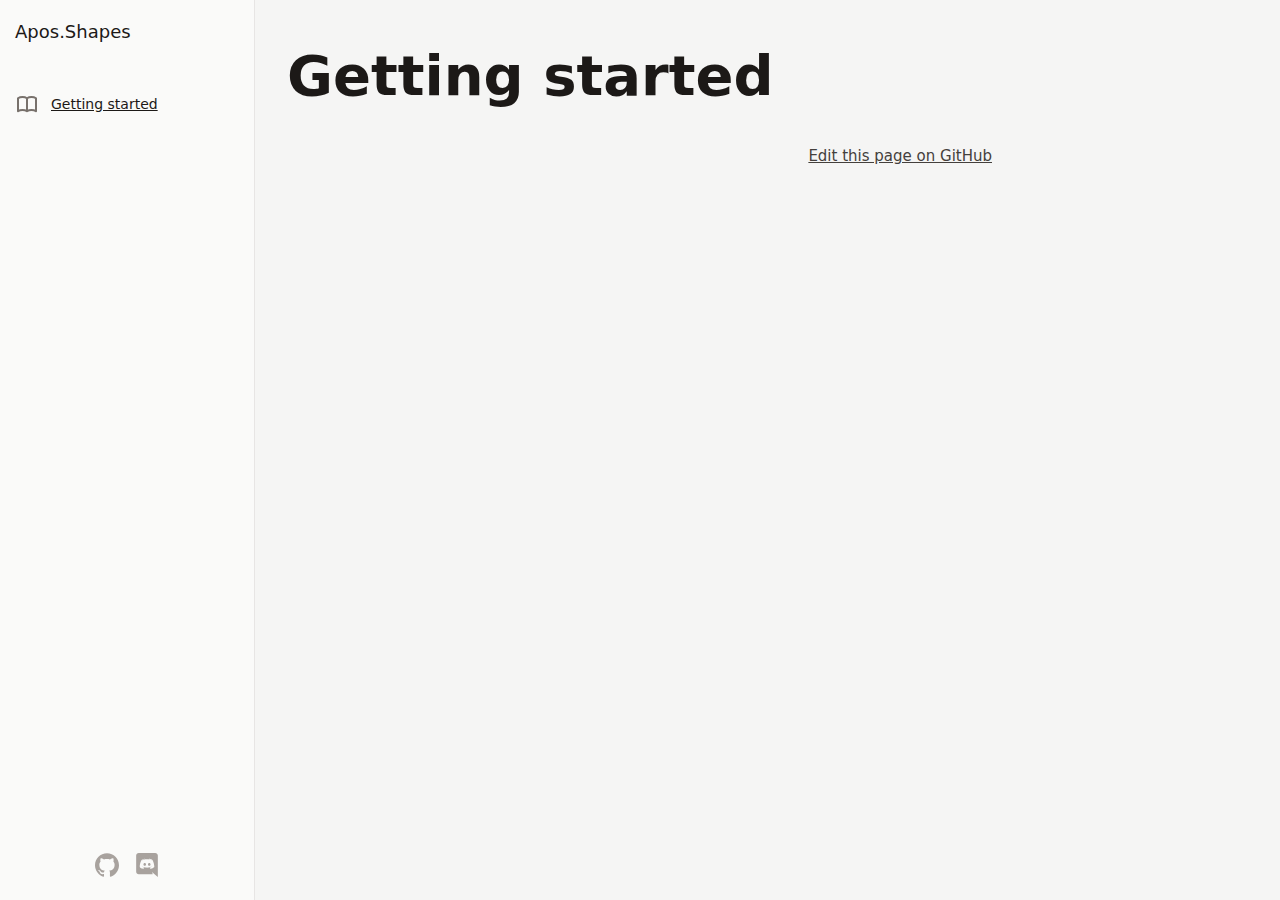
<file: getting-started/index.html>
<!doctype html><html lang="en"><head><meta charset="UTF-8"><meta content="width=device-width,initial-scale=1" name="viewport"><style type="text/css">*,::after,::before{box-sizing:border-box;border-width:0;border-style:solid;border-color:#e5e7eb}::after,::before{--tw-content:''}html{line-height:1.5;-webkit-text-size-adjust:100%;-moz-tab-size:4;-o-tab-size:4;tab-size:4;font-family:Inter,ui-sans-serif,system-ui,-apple-system,BlinkMacSystemFont,"Segoe UI",Roboto,"Helvetica Neue",Arial,"Noto Sans",sans-serif,"Apple Color Emoji","Segoe UI Emoji","Segoe UI Symbol","Noto Color Emoji";font-feature-settings:normal}body{margin:0;line-height:inherit}hr{height:0;color:inherit;border-top-width:1px}abbr:where([title]){-webkit-text-decoration:underline dotted;text-decoration:underline dotted}h1,h2,h3,h4,h5,h6{font-size:inherit;font-weight:inherit}a{color:inherit;text-decoration:inherit}b,strong{font-weight:bolder}code,kbd,pre,samp{font-family:ui-monospace,SFMono-Regular,Menlo,Monaco,Consolas,"Liberation Mono","Courier New",monospace;font-size:1em}small{font-size:80%}sub,sup{font-size:75%;line-height:0;position:relative;vertical-align:baseline}sub{bottom:-.25em}sup{top:-.5em}table{text-indent:0;border-color:inherit;border-collapse:collapse}button,input,optgroup,select,textarea{font-family:inherit;font-size:100%;font-weight:inherit;line-height:inherit;color:inherit;margin:0;padding:0}button,select{text-transform:none}[type=button],[type=reset],[type=submit],button{-webkit-appearance:button;background-color:transparent;background-image:none}:-moz-focusring{outline:auto}:-moz-ui-invalid{box-shadow:none}progress{vertical-align:baseline}::-webkit-inner-spin-button,::-webkit-outer-spin-button{height:auto}[type=search]{-webkit-appearance:textfield;outline-offset:-2px}::-webkit-search-decoration{-webkit-appearance:none}::-webkit-file-upload-button{-webkit-appearance:button;font:inherit}summary{display:list-item}blockquote,dd,dl,figure,h1,h2,h3,h4,h5,h6,hr,p,pre{margin:0}fieldset{margin:0;padding:0}legend{padding:0}menu,ol,ul{list-style:none;margin:0;padding:0}textarea{resize:vertical}input::-moz-placeholder,textarea::-moz-placeholder{opacity:1;color:#9ca3af}input::placeholder,textarea::placeholder{opacity:1;color:#9ca3af}[role=button],button{cursor:pointer}:disabled{cursor:default}audio,canvas,embed,iframe,img,object,svg,video{display:block;vertical-align:middle}img,video{max-width:100%;height:auto}[hidden]{display:none}*,::after,::before{--tw-border-spacing-x:0;--tw-border-spacing-y:0;--tw-translate-x:0;--tw-translate-y:0;--tw-rotate:0;--tw-skew-x:0;--tw-skew-y:0;--tw-scale-x:1;--tw-scale-y:1;--tw-scroll-snap-strictness:proximity;--tw-ring-offset-width:0px;--tw-ring-offset-color:#fff;--tw-ring-color:rgb(59 130 246 / 0.5);--tw-ring-offset-shadow:0 0 #0000;--tw-ring-shadow:0 0 #0000;--tw-shadow:0 0 #0000;--tw-shadow-colored:0 0 #0000}::backdrop{--tw-border-spacing-x:0;--tw-border-spacing-y:0;--tw-translate-x:0;--tw-translate-y:0;--tw-rotate:0;--tw-skew-x:0;--tw-skew-y:0;--tw-scale-x:1;--tw-scale-y:1;--tw-scroll-snap-strictness:proximity;--tw-ring-offset-width:0px;--tw-ring-offset-color:#fff;--tw-ring-color:rgb(59 130 246 / 0.5);--tw-ring-offset-shadow:0 0 #0000;--tw-ring-shadow:0 0 #0000;--tw-shadow:0 0 #0000;--tw-shadow-colored:0 0 #0000}.prose{color:var(--tw-prose-body);max-width:65ch}.prose :where(p):not(:where([class~=not-prose]*)){margin-top:1.25em;margin-bottom:1.25em}.prose :where([class~=lead]):not(:where([class~=not-prose]*)){color:var(--tw-prose-lead);font-size:1.25em;line-height:1.6;margin-top:1.2em;margin-bottom:1.2em}.prose :where(a):not(:where([class~=not-prose]*)){color:var(--tw-prose-links);text-decoration:underline;font-weight:500}.prose :where(strong):not(:where([class~=not-prose]*)){color:var(--tw-prose-bold);font-weight:600}.prose :where(astrong):not(:where([class~=not-prose]*)){color:inherit}.prose :where(blockquotestrong):not(:where([class~=not-prose]*)){color:inherit}.prose :where(theadthstrong):not(:where([class~=not-prose]*)){color:inherit}.prose :where(ol):not(:where([class~=not-prose]*)){list-style-type:decimal;margin-top:1.25em;margin-bottom:1.25em;padding-left:1.625em}.prose :where(ol[type="A"]):not(:where([class~=not-prose]*)){list-style-type:upper-alpha}.prose :where(ol[type="a"]):not(:where([class~=not-prose]*)){list-style-type:lower-alpha}.prose :where(ol[type="A"s]):not(:where([class~=not-prose]*)){list-style-type:upper-alpha}.prose :where(ol[type="a"s]):not(:where([class~=not-prose]*)){list-style-type:lower-alpha}.prose :where(ol[type="I"]):not(:where([class~=not-prose]*)){list-style-type:upper-roman}.prose :where(ol[type="i"]):not(:where([class~=not-prose]*)){list-style-type:lower-roman}.prose :where(ol[type="I"s]):not(:where([class~=not-prose]*)){list-style-type:upper-roman}.prose :where(ol[type="i"s]):not(:where([class~=not-prose]*)){list-style-type:lower-roman}.prose :where(ol[type="1"]):not(:where([class~=not-prose]*)){list-style-type:decimal}.prose :where(ul):not(:where([class~=not-prose]*)){list-style-type:disc;margin-top:1.25em;margin-bottom:1.25em;padding-left:1.625em}.prose :where(ol>li):not(:where([class~=not-prose]*))::marker{font-weight:400;color:var(--tw-prose-counters)}.prose :where(ul>li):not(:where([class~=not-prose]*))::marker{color:var(--tw-prose-bullets)}.prose :where(hr):not(:where([class~=not-prose]*)){border-color:var(--tw-prose-hr);border-top-width:1px;margin-top:3em;margin-bottom:3em}.prose :where(blockquote):not(:where([class~=not-prose]*)){font-weight:500;font-style:italic;color:var(--tw-prose-quotes);border-left-width:.25rem;border-left-color:var(--tw-prose-quote-borders);quotes:"\201C""\201D""\2018""\2019";margin-top:1.6em;margin-bottom:1.6em;padding-left:1em}.prose :where(blockquotep:first-of-type):not(:where([class~=not-prose]*))::before{content:open-quote}.prose :where(blockquotep:last-of-type):not(:where([class~=not-prose]*))::after{content:close-quote}.prose :where(h1):not(:where([class~=not-prose]*)){color:var(--tw-prose-headings);font-weight:800;font-size:2.25em;margin-top:0;margin-bottom:.8888889em;line-height:1.1111111}.prose :where(h1strong):not(:where([class~=not-prose]*)){font-weight:900;color:inherit}.prose :where(h2):not(:where([class~=not-prose]*)){color:var(--tw-prose-headings);font-weight:700;font-size:1.5em;margin-top:2em;margin-bottom:1em;line-height:1.3333333}.prose :where(h2strong):not(:where([class~=not-prose]*)){font-weight:800;color:inherit}.prose :where(h3):not(:where([class~=not-prose]*)){color:var(--tw-prose-headings);font-weight:600;font-size:1.25em;margin-top:1.6em;margin-bottom:.6em;line-height:1.6}.prose :where(h3strong):not(:where([class~=not-prose]*)){font-weight:700;color:inherit}.prose :where(h4):not(:where([class~=not-prose]*)){color:var(--tw-prose-headings);font-weight:600;margin-top:1.5em;margin-bottom:.5em;line-height:1.5}.prose :where(h4strong):not(:where([class~=not-prose]*)){font-weight:700;color:inherit}.prose :where(img):not(:where([class~=not-prose]*)){margin-top:2em;margin-bottom:2em}.prose :where(figure>*):not(:where([class~=not-prose]*)){margin-top:0;margin-bottom:0}.prose :where(figcaption):not(:where([class~=not-prose]*)){color:var(--tw-prose-captions);font-size:.875em;line-height:1.4285714;margin-top:.8571429em}.prose :where(code):not(:where([class~=not-prose]*)){color:var(--tw-prose-code);font-weight:600;font-size:.875em}.prose :where(code):not(:where([class~=not-prose]*))::before{content:"`"}.prose :where(code):not(:where([class~=not-prose]*))::after{content:"`"}.prose :where(acode):not(:where([class~=not-prose]*)){color:inherit}.prose :where(h1code):not(:where([class~=not-prose]*)){color:inherit}.prose :where(h2code):not(:where([class~=not-prose]*)){color:inherit;font-size:.875em}.prose :where(h3code):not(:where([class~=not-prose]*)){color:inherit;font-size:.9em}.prose :where(h4code):not(:where([class~=not-prose]*)){color:inherit}.prose :where(blockquotecode):not(:where([class~=not-prose]*)){color:inherit}.prose :where(theadthcode):not(:where([class~=not-prose]*)){color:inherit}.prose :where(pre):not(:where([class~=not-prose]*)){color:var(--tw-prose-pre-code);background-color:var(--tw-prose-pre-bg);overflow-x:auto;font-weight:400;font-size:.875em;line-height:1.7142857;margin-top:1.7142857em;margin-bottom:1.7142857em;border-radius:.375rem;padding-top:.8571429em;padding-right:1.1428571em;padding-bottom:.8571429em;padding-left:1.1428571em}.prose :where(precode):not(:where([class~=not-prose]*)){background-color:transparent;border-width:0;border-radius:0;padding:0;font-weight:inherit;color:inherit;font-size:inherit;font-family:inherit;line-height:inherit}.prose :where(precode):not(:where([class~=not-prose]*))::before{content:none}.prose :where(precode):not(:where([class~=not-prose]*))::after{content:none}.prose :where(table):not(:where([class~=not-prose]*)){width:100%;table-layout:auto;text-align:left;margin-top:2em;margin-bottom:2em;font-size:.875em;line-height:1.7142857}.prose :where(thead):not(:where([class~=not-prose]*)){border-bottom-width:1px;border-bottom-color:var(--tw-prose-th-borders)}.prose :where(theadth):not(:where([class~=not-prose]*)){color:var(--tw-prose-headings);font-weight:600;vertical-align:bottom;padding-right:.5714286em;padding-bottom:.5714286em;padding-left:.5714286em}.prose :where(tbodytr):not(:where([class~=not-prose]*)){border-bottom-width:1px;border-bottom-color:var(--tw-prose-td-borders)}.prose :where(tbodytr:last-child):not(:where([class~=not-prose]*)){border-bottom-width:0}.prose :where(tbodytd):not(:where([class~=not-prose]*)){vertical-align:baseline}.prose :where(tfoot):not(:where([class~=not-prose]*)){border-top-width:1px;border-top-color:var(--tw-prose-th-borders)}.prose :where(tfoottd):not(:where([class~=not-prose]*)){vertical-align:top}.prose{--tw-prose-body:#374151;--tw-prose-headings:#111827;--tw-prose-lead:#4b5563;--tw-prose-links:#111827;--tw-prose-bold:#111827;--tw-prose-counters:#6b7280;--tw-prose-bullets:#d1d5db;--tw-prose-hr:#e5e7eb;--tw-prose-quotes:#111827;--tw-prose-quote-borders:#e5e7eb;--tw-prose-captions:#6b7280;--tw-prose-code:#111827;--tw-prose-pre-code:#e5e7eb;--tw-prose-pre-bg:#1f2937;--tw-prose-th-borders:#d1d5db;--tw-prose-td-borders:#e5e7eb;--tw-prose-invert-body:#d1d5db;--tw-prose-invert-headings:#fff;--tw-prose-invert-lead:#9ca3af;--tw-prose-invert-links:#fff;--tw-prose-invert-bold:#fff;--tw-prose-invert-counters:#9ca3af;--tw-prose-invert-bullets:#4b5563;--tw-prose-invert-hr:#374151;--tw-prose-invert-quotes:#f3f4f6;--tw-prose-invert-quote-borders:#374151;--tw-prose-invert-captions:#9ca3af;--tw-prose-invert-code:#fff;--tw-prose-invert-pre-code:#d1d5db;--tw-prose-invert-pre-bg:rgb(0 0 0 / 50%);--tw-prose-invert-th-borders:#4b5563;--tw-prose-invert-td-borders:#374151;font-size:1rem;line-height:1.75}.prose :where(video):not(:where([class~=not-prose]*)){margin-top:2em;margin-bottom:2em}.prose :where(figure):not(:where([class~=not-prose]*)){margin-top:2em;margin-bottom:2em}.prose :where(li):not(:where([class~=not-prose]*)){margin-top:.5em;margin-bottom:.5em}.prose :where(ol>li):not(:where([class~=not-prose]*)){padding-left:.375em}.prose :where(ul>li):not(:where([class~=not-prose]*)){padding-left:.375em}.prose :where(.prose>ul>lip):not(:where([class~=not-prose]*)){margin-top:.75em;margin-bottom:.75em}.prose :where(.prose>ul>li>:first-child):not(:where([class~=not-prose]*)){margin-top:1.25em}.prose :where(.prose>ul>li>:last-child):not(:where([class~=not-prose]*)){margin-bottom:1.25em}.prose :where(.prose>ol>li>:first-child):not(:where([class~=not-prose]*)){margin-top:1.25em}.prose :where(.prose>ol>li>:last-child):not(:where([class~=not-prose]*)){margin-bottom:1.25em}.prose :where(ulul,ulol,olul,olol):not(:where([class~=not-prose]*)){margin-top:.75em;margin-bottom:.75em}.prose :where(hr+*):not(:where([class~=not-prose]*)){margin-top:0}.prose :where(h2+*):not(:where([class~=not-prose]*)){margin-top:0}.prose :where(h3+*):not(:where([class~=not-prose]*)){margin-top:0}.prose :where(h4+*):not(:where([class~=not-prose]*)){margin-top:0}.prose :where(theadth:first-child):not(:where([class~=not-prose]*)){padding-left:0}.prose :where(theadth:last-child):not(:where([class~=not-prose]*)){padding-right:0}.prose :where(tbodytd,tfoottd):not(:where([class~=not-prose]*)){padding-top:.5714286em;padding-right:.5714286em;padding-bottom:.5714286em;padding-left:.5714286em}.prose :where(tbodytd:first-child,tfoottd:first-child):not(:where([class~=not-prose]*)){padding-left:0}.prose :where(tbodytd:last-child,tfoottd:last-child):not(:where([class~=not-prose]*)){padding-right:0}.prose :where(.prose>:first-child):not(:where([class~=not-prose]*)){margin-top:0}.prose :where(.prose>:last-child):not(:where([class~=not-prose]*)){margin-bottom:0}.prose-stone{--tw-prose-body:#44403c;--tw-prose-headings:#1c1917;--tw-prose-lead:#57534e;--tw-prose-links:#1c1917;--tw-prose-bold:#1c1917;--tw-prose-counters:#78716c;--tw-prose-bullets:#d6d3d1;--tw-prose-hr:#e7e5e4;--tw-prose-quotes:#1c1917;--tw-prose-quote-borders:#e7e5e4;--tw-prose-captions:#78716c;--tw-prose-code:#1c1917;--tw-prose-pre-code:#e7e5e4;--tw-prose-pre-bg:#292524;--tw-prose-th-borders:#d6d3d1;--tw-prose-td-borders:#e7e5e4;--tw-prose-invert-body:#d6d3d1;--tw-prose-invert-headings:#fff;--tw-prose-invert-lead:#a8a29e;--tw-prose-invert-links:#fff;--tw-prose-invert-bold:#fff;--tw-prose-invert-counters:#a8a29e;--tw-prose-invert-bullets:#57534e;--tw-prose-invert-hr:#44403c;--tw-prose-invert-quotes:#f5f5f4;--tw-prose-invert-quote-borders:#44403c;--tw-prose-invert-captions:#a8a29e;--tw-prose-invert-code:#fff;--tw-prose-invert-pre-code:#d6d3d1;--tw-prose-invert-pre-bg:rgb(0 0 0 / 50%);--tw-prose-invert-th-borders:#57534e;--tw-prose-invert-td-borders:#44403c}.code-highlight .title{--tw-text-opacity:1;color:rgb(52 152 219 / var(--tw-text-opacity))}.menu-icon .navicon::after,.menu-icon .navicon::before{content:'';position:absolute;display:block;height:100%;transform:translate(var(--tw-translate-x),var(--tw-translate-y)) rotate(var(--tw-rotate)) skewX(var(--tw-skew-x)) skewY(var(--tw-skew-y)) scaleX(var(--tw-scale-x)) scaleY(var(--tw-scale-y));--tw-bg-opacity:1;background-color:rgb(120 113 108 / var(--tw-bg-opacity));transition-property:all;transition-timing-function:cubic-bezier(.4,0,.2,1);transition-duration:.5s;transition-timing-function:cubic-bezier(0,0,.2,1)}.menu-icon .navicon::before{width:50%;top:5px}.menu-icon .navicon::after{width:100%;top:-5px}.menu-btn:focus~.menu-icon .navicon,.menu-btn:focus~.menu-icon .navicon::after,.menu-btn:focus~.menu-icon .navicon::before{--tw-bg-opacity:1;background-color:rgb(28 25 23 / var(--tw-bg-opacity))}@media (prefers-color-scheme:dark){.menu-btn:focus~.menu-icon .navicon,.menu-btn:focus~.menu-icon .navicon::after,.menu-btn:focus~.menu-icon .navicon::before{--tw-bg-opacity:1;background-color:rgb(255 255 255 / var(--tw-bg-opacity))}}.menu-btn:not(:checked)~.menu-icon{left:0;margin-left:0}.menu-btn:checked~.menu{visibility:visible;--tw-translate-x:0px;transform:translate(var(--tw-translate-x),var(--tw-translate-y)) rotate(var(--tw-rotate)) skewX(var(--tw-skew-x)) skewY(var(--tw-skew-y)) scaleX(var(--tw-scale-x)) scaleY(var(--tw-scale-y))}.menu-btn:checked~.big-label{pointer-events:auto;opacity:.75}.menu-btn:checked~.menu-icon .navicon{background-color:transparent}@media (prefers-color-scheme:dark){.menu-btn:checked~.menu-icon .navicon{background-color:transparent}}.menu-btn:checked~.menu-icon .navicon::before{width:100%;--tw-rotate:-45deg;transform:translate(var(--tw-translate-x),var(--tw-translate-y)) rotate(var(--tw-rotate)) skewX(var(--tw-skew-x)) skewY(var(--tw-skew-y)) scaleX(var(--tw-scale-x)) scaleY(var(--tw-scale-y));--tw-bg-opacity:1;background-color:rgb(255 255 255 / var(--tw-bg-opacity))}@media (prefers-color-scheme:dark){.menu-btn:checked~.menu-icon .navicon::before{--tw-bg-opacity:1;background-color:rgb(255 255 255 / var(--tw-bg-opacity))}}.menu-btn:checked~.menu-icon .navicon::after{--tw-rotate:45deg;transform:translate(var(--tw-translate-x),var(--tw-translate-y)) rotate(var(--tw-rotate)) skewX(var(--tw-skew-x)) skewY(var(--tw-skew-y)) scaleX(var(--tw-scale-x)) scaleY(var(--tw-scale-y));--tw-bg-opacity:1;background-color:rgb(255 255 255 / var(--tw-bg-opacity))}@media (prefers-color-scheme:dark){.menu-btn:checked~.menu-icon .navicon::after{--tw-bg-opacity:1;background-color:rgb(255 255 255 / var(--tw-bg-opacity))}}.menu-btn:checked~.menu-icon:not(.steps) .navicon::after,.menu-btn:checked~.menu-icon:not(.steps) .navicon::before{top:0}.break-anywhere{overflow-wrap:anywhere}.edit-link{--tw-text-opacity:1!important;color:rgb(68 64 60 / var(--tw-text-opacity))!important}.edit-link:hover{--tw-text-opacity:1!important;color:rgb(28 25 23 / var(--tw-text-opacity))!important}@media (prefers-color-scheme:dark){.edit-link{--tw-text-opacity:1!important;color:rgb(168 162 158 / var(--tw-text-opacity))!important}.edit-link:hover{--tw-text-opacity:1!important;color:rgb(245 245 244 / var(--tw-text-opacity))!important}}.pointer-events-none{pointer-events:none}.pointer-events-auto{pointer-events:auto}.invisible{visibility:hidden}.fixed{position:fixed}.absolute{position:absolute}.relative{position:relative}.sticky{position:sticky}.inset-0{top:0;right:0;bottom:0;left:0}.left-full{left:100%}.top-0{top:0}.z-10{z-index:10}.z-20{z-index:20}.mx-auto{margin-left:auto;margin-right:auto}.-ml-16{margin-left:-4rem}.-ml-px{margin-left:-1px}.mr-4{margin-right:1rem}.mt-1{margin-top:.25rem}.block{display:block}.inline-block{display:inline-block}.flex{display:flex}.hidden{display:none}.h-0{height:0}.h-16{height:4rem}.h-2px{height:2px}.h-6{height:1.5rem}.h-auto{height:auto}.h-full{height:100%}.h-screen{height:100vh}.max-h-screen{max-height:100vh}.w-14{width:3.5rem}.w-5{width:1.25rem}.w-6{width:1.5rem}.w-64{width:16rem}.w-full{width:100%}.w-screen{width:100vw}.max-w-7xl{max-width:80rem}.max-w-sm{max-width:24rem}.max-w-xs{max-width:20rem}.flex-1{flex:1 1 0%}.flex-none{flex:none}.shrink-0{flex-shrink:0}.grow{flex-grow:1}.-translate-x-full{--tw-translate-x:-100%;transform:translate(var(--tw-translate-x),var(--tw-translate-y)) rotate(var(--tw-rotate)) skewX(var(--tw-skew-x)) skewY(var(--tw-skew-y)) scaleX(var(--tw-scale-x)) scaleY(var(--tw-scale-y))}.transform{transform:translate(var(--tw-translate-x),var(--tw-translate-y)) rotate(var(--tw-rotate)) skewX(var(--tw-skew-x)) skewY(var(--tw-skew-y)) scaleX(var(--tw-scale-x)) scaleY(var(--tw-scale-y))}.cursor-pointer{cursor:pointer}.select-none{-webkit-user-select:none;-moz-user-select:none;user-select:none}.flex-row-reverse{flex-direction:row-reverse}.flex-col{flex-direction:column}.items-center{align-items:center}.justify-end{justify-content:flex-end}.justify-center{justify-content:center}.space-y-1>:not([hidden])~:not([hidden]){--tw-space-y-reverse:0;margin-top:calc(.25rem * calc(1 - var(--tw-space-y-reverse)));margin-bottom:calc(.25rem * var(--tw-space-y-reverse))}.overflow-y-auto{overflow-y:auto}.overflow-x-hidden{overflow-x:hidden}.overflow-y-hidden{overflow-y:hidden}.border-r{border-right-width:1px}.border-stone-200{--tw-border-opacity:1;border-color:rgb(231 229 228 / var(--tw-border-opacity))}.bg-stone-100{--tw-bg-opacity:1;background-color:rgb(245 245 244 / var(--tw-bg-opacity))}.bg-stone-50{--tw-bg-opacity:1;background-color:rgb(250 250 249 / var(--tw-bg-opacity))}.bg-stone-500{--tw-bg-opacity:1;background-color:rgb(120 113 108 / var(--tw-bg-opacity))}.bg-stone-600{--tw-bg-opacity:1;background-color:rgb(87 83 78 / var(--tw-bg-opacity))}.p-2{padding:.5rem}.px-2{padding-left:.5rem;padding-right:.5rem}.px-4{padding-left:1rem;padding-right:1rem}.px-6{padding-left:1.5rem;padding-right:1.5rem}.py-0{padding-top:0;padding-bottom:0}.py-2{padding-top:.5rem;padding-bottom:.5rem}.py-5{padding-top:1.25rem;padding-bottom:1.25rem}.py-8{padding-top:2rem;padding-bottom:2rem}.pb-8{padding-bottom:2rem}.pt-20{padding-top:5rem}.text-base{font-size:1rem;line-height:1.5rem}.text-lg{font-size:1.125rem;line-height:1.75rem}.font-medium{font-weight:500}.leading-6{line-height:1.5rem}.text-stone-400{--tw-text-opacity:1;color:rgb(168 162 158 / var(--tw-text-opacity))}.text-stone-500{--tw-text-opacity:1;color:rgb(120 113 108 / var(--tw-text-opacity))}.text-stone-900{--tw-text-opacity:1;color:rgb(28 25 23 / var(--tw-text-opacity))}.underline{text-decoration-line:underline}.opacity-0{opacity:0}.transition-colors{transition-property:color,background-color,border-color,text-decoration-color,fill,stroke;transition-timing-function:cubic-bezier(.4,0,.2,1);transition-duration:150ms}.transition-opacity{transition-property:opacity;transition-timing-function:cubic-bezier(.4,0,.2,1);transition-duration:150ms}.duration-300{transition-duration:.3s}.ease-out{transition-timing-function:cubic-bezier(0,0,.2,1)}@media (prefers-color-scheme:dark){.dark\:prose-invert{--tw-prose-body:var(--tw-prose-invert-body);--tw-prose-headings:var(--tw-prose-invert-headings);--tw-prose-lead:var(--tw-prose-invert-lead);--tw-prose-links:var(--tw-prose-invert-links);--tw-prose-bold:var(--tw-prose-invert-bold);--tw-prose-counters:var(--tw-prose-invert-counters);--tw-prose-bullets:var(--tw-prose-invert-bullets);--tw-prose-hr:var(--tw-prose-invert-hr);--tw-prose-quotes:var(--tw-prose-invert-quotes);--tw-prose-quote-borders:var(--tw-prose-invert-quote-borders);--tw-prose-captions:var(--tw-prose-invert-captions);--tw-prose-code:var(--tw-prose-invert-code);--tw-prose-pre-code:var(--tw-prose-invert-pre-code);--tw-prose-pre-bg:var(--tw-prose-invert-pre-bg);--tw-prose-th-borders:var(--tw-prose-invert-th-borders);--tw-prose-td-borders:var(--tw-prose-invert-td-borders)}}@media print{.print\:prose-sm{font-size:.875rem;line-height:1.7142857}.print\:prose-sm :where(p):not(:where([class~=not-prose]*)){margin-top:1.1428571em;margin-bottom:1.1428571em}.print\:prose-sm :where([class~=lead]):not(:where([class~=not-prose]*)){font-size:1.2857143em;line-height:1.5555556;margin-top:.8888889em;margin-bottom:.8888889em}.print\:prose-sm :where(blockquote):not(:where([class~=not-prose]*)){margin-top:1.3333333em;margin-bottom:1.3333333em;padding-left:1.1111111em}.print\:prose-sm :where(h1):not(:where([class~=not-prose]*)){font-size:2.1428571em;margin-top:0;margin-bottom:.8em;line-height:1.2}.print\:prose-sm :where(h2):not(:where([class~=not-prose]*)){font-size:1.4285714em;margin-top:1.6em;margin-bottom:.8em;line-height:1.4}.print\:prose-sm :where(h3):not(:where([class~=not-prose]*)){font-size:1.2857143em;margin-top:1.5555556em;margin-bottom:.4444444em;line-height:1.5555556}.print\:prose-sm :where(h4):not(:where([class~=not-prose]*)){margin-top:1.4285714em;margin-bottom:.5714286em;line-height:1.4285714}.print\:prose-sm :where(img):not(:where([class~=not-prose]*)){margin-top:1.7142857em;margin-bottom:1.7142857em}.print\:prose-sm :where(video):not(:where([class~=not-prose]*)){margin-top:1.7142857em;margin-bottom:1.7142857em}.print\:prose-sm :where(figure):not(:where([class~=not-prose]*)){margin-top:1.7142857em;margin-bottom:1.7142857em}.print\:prose-sm :where(figure>*):not(:where([class~=not-prose]*)){margin-top:0;margin-bottom:0}.print\:prose-sm :where(figcaption):not(:where([class~=not-prose]*)){font-size:.8571429em;line-height:1.3333333;margin-top:.6666667em}.print\:prose-sm :where(code):not(:where([class~=not-prose]*)){font-size:.8571429em}.print\:prose-sm :where(h2code):not(:where([class~=not-prose]*)){font-size:.9em}.print\:prose-sm :where(h3code):not(:where([class~=not-prose]*)){font-size:.8888889em}.print\:prose-sm :where(pre):not(:where([class~=not-prose]*)){font-size:.8571429em;line-height:1.6666667;margin-top:1.6666667em;margin-bottom:1.6666667em;border-radius:.25rem;padding-top:.6666667em;padding-right:1em;padding-bottom:.6666667em;padding-left:1em}.print\:prose-sm :where(ol):not(:where([class~=not-prose]*)){margin-top:1.1428571em;margin-bottom:1.1428571em;padding-left:1.5714286em}.print\:prose-sm :where(ul):not(:where([class~=not-prose]*)){margin-top:1.1428571em;margin-bottom:1.1428571em;padding-left:1.5714286em}.print\:prose-sm :where(li):not(:where([class~=not-prose]*)){margin-top:.2857143em;margin-bottom:.2857143em}.print\:prose-sm :where(ol>li):not(:where([class~=not-prose]*)){padding-left:.4285714em}.print\:prose-sm :where(ul>li):not(:where([class~=not-prose]*)){padding-left:.4285714em}.print\:prose-sm :where(.print\:prose-sm>ul>lip):not(:where([class~=not-prose]*)){margin-top:.5714286em;margin-bottom:.5714286em}.print\:prose-sm :where(.print\:prose-sm>ul>li>:first-child):not(:where([class~=not-prose]*)){margin-top:1.1428571em}.print\:prose-sm :where(.print\:prose-sm>ul>li>:last-child):not(:where([class~=not-prose]*)){margin-bottom:1.1428571em}.print\:prose-sm :where(.print\:prose-sm>ol>li>:first-child):not(:where([class~=not-prose]*)){margin-top:1.1428571em}.print\:prose-sm :where(.print\:prose-sm>ol>li>:last-child):not(:where([class~=not-prose]*)){margin-bottom:1.1428571em}.print\:prose-sm :where(ulul,ulol,olul,olol):not(:where([class~=not-prose]*)){margin-top:.5714286em;margin-bottom:.5714286em}.print\:prose-sm :where(hr):not(:where([class~=not-prose]*)){margin-top:2.8571429em;margin-bottom:2.8571429em}.print\:prose-sm :where(hr+*):not(:where([class~=not-prose]*)){margin-top:0}.print\:prose-sm :where(h2+*):not(:where([class~=not-prose]*)){margin-top:0}.print\:prose-sm :where(h3+*):not(:where([class~=not-prose]*)){margin-top:0}.print\:prose-sm :where(h4+*):not(:where([class~=not-prose]*)){margin-top:0}.print\:prose-sm :where(table):not(:where([class~=not-prose]*)){font-size:.8571429em;line-height:1.5}.print\:prose-sm :where(theadth):not(:where([class~=not-prose]*)){padding-right:1em;padding-bottom:.6666667em;padding-left:1em}.print\:prose-sm :where(theadth:first-child):not(:where([class~=not-prose]*)){padding-left:0}.print\:prose-sm :where(theadth:last-child):not(:where([class~=not-prose]*)){padding-right:0}.print\:prose-sm :where(tbodytd,tfoottd):not(:where([class~=not-prose]*)){padding-top:.6666667em;padding-right:1em;padding-bottom:.6666667em;padding-left:1em}.print\:prose-sm :where(tbodytd:first-child,tfoottd:first-child):not(:where([class~=not-prose]*)){padding-left:0}.print\:prose-sm :where(tbodytd:last-child,tfoottd:last-child):not(:where([class~=not-prose]*)){padding-right:0}.print\:prose-sm :where(.print\:prose-sm>:first-child):not(:where([class~=not-prose]*)){margin-top:0}.print\:prose-sm :where(.print\:prose-sm>:last-child):not(:where([class~=not-prose]*)){margin-bottom:0}}@media (min-width:1024px){.lg\:prose-lg{font-size:1.125rem;line-height:1.7777778}.lg\:prose-lg :where(p):not(:where([class~=not-prose]*)){margin-top:1.3333333em;margin-bottom:1.3333333em}.lg\:prose-lg :where([class~=lead]):not(:where([class~=not-prose]*)){font-size:1.2222222em;line-height:1.4545455;margin-top:1.0909091em;margin-bottom:1.0909091em}.lg\:prose-lg :where(blockquote):not(:where([class~=not-prose]*)){margin-top:1.6666667em;margin-bottom:1.6666667em;padding-left:1em}.lg\:prose-lg :where(h1):not(:where([class~=not-prose]*)){font-size:2.6666667em;margin-top:0;margin-bottom:.8333333em;line-height:1}.lg\:prose-lg :where(h2):not(:where([class~=not-prose]*)){font-size:1.6666667em;margin-top:1.8666667em;margin-bottom:1.0666667em;line-height:1.3333333}.lg\:prose-lg :where(h3):not(:where([class~=not-prose]*)){font-size:1.3333333em;margin-top:1.6666667em;margin-bottom:.6666667em;line-height:1.5}.lg\:prose-lg :where(h4):not(:where([class~=not-prose]*)){margin-top:1.7777778em;margin-bottom:.4444444em;line-height:1.5555556}.lg\:prose-lg :where(img):not(:where([class~=not-prose]*)){margin-top:1.7777778em;margin-bottom:1.7777778em}.lg\:prose-lg :where(video):not(:where([class~=not-prose]*)){margin-top:1.7777778em;margin-bottom:1.7777778em}.lg\:prose-lg :where(figure):not(:where([class~=not-prose]*)){margin-top:1.7777778em;margin-bottom:1.7777778em}.lg\:prose-lg :where(figure>*):not(:where([class~=not-prose]*)){margin-top:0;margin-bottom:0}.lg\:prose-lg :where(figcaption):not(:where([class~=not-prose]*)){font-size:.8888889em;line-height:1.5;margin-top:1em}.lg\:prose-lg :where(code):not(:where([class~=not-prose]*)){font-size:.8888889em}.lg\:prose-lg :where(h2code):not(:where([class~=not-prose]*)){font-size:.8666667em}.lg\:prose-lg :where(h3code):not(:where([class~=not-prose]*)){font-size:.875em}.lg\:prose-lg :where(pre):not(:where([class~=not-prose]*)){font-size:.8888889em;line-height:1.75;margin-top:2em;margin-bottom:2em;border-radius:.375rem;padding-top:1em;padding-right:1.5em;padding-bottom:1em;padding-left:1.5em}.lg\:prose-lg :where(ol):not(:where([class~=not-prose]*)){margin-top:1.3333333em;margin-bottom:1.3333333em;padding-left:1.5555556em}.lg\:prose-lg :where(ul):not(:where([class~=not-prose]*)){margin-top:1.3333333em;margin-bottom:1.3333333em;padding-left:1.5555556em}.lg\:prose-lg :where(li):not(:where([class~=not-prose]*)){margin-top:.6666667em;margin-bottom:.6666667em}.lg\:prose-lg :where(ol>li):not(:where([class~=not-prose]*)){padding-left:.4444444em}.lg\:prose-lg :where(ul>li):not(:where([class~=not-prose]*)){padding-left:.4444444em}.lg\:prose-lg :where(.lg\:prose-lg>ul>lip):not(:where([class~=not-prose]*)){margin-top:.8888889em;margin-bottom:.8888889em}.lg\:prose-lg :where(.lg\:prose-lg>ul>li>:first-child):not(:where([class~=not-prose]*)){margin-top:1.3333333em}.lg\:prose-lg :where(.lg\:prose-lg>ul>li>:last-child):not(:where([class~=not-prose]*)){margin-bottom:1.3333333em}.lg\:prose-lg :where(.lg\:prose-lg>ol>li>:first-child):not(:where([class~=not-prose]*)){margin-top:1.3333333em}.lg\:prose-lg :where(.lg\:prose-lg>ol>li>:last-child):not(:where([class~=not-prose]*)){margin-bottom:1.3333333em}.lg\:prose-lg :where(ulul,ulol,olul,olol):not(:where([class~=not-prose]*)){margin-top:.8888889em;margin-bottom:.8888889em}.lg\:prose-lg :where(hr):not(:where([class~=not-prose]*)){margin-top:3.1111111em;margin-bottom:3.1111111em}.lg\:prose-lg :where(hr+*):not(:where([class~=not-prose]*)){margin-top:0}.lg\:prose-lg :where(h2+*):not(:where([class~=not-prose]*)){margin-top:0}.lg\:prose-lg :where(h3+*):not(:where([class~=not-prose]*)){margin-top:0}.lg\:prose-lg :where(h4+*):not(:where([class~=not-prose]*)){margin-top:0}.lg\:prose-lg :where(table):not(:where([class~=not-prose]*)){font-size:.8888889em;line-height:1.5}.lg\:prose-lg :where(theadth):not(:where([class~=not-prose]*)){padding-right:.75em;padding-bottom:.75em;padding-left:.75em}.lg\:prose-lg :where(theadth:first-child):not(:where([class~=not-prose]*)){padding-left:0}.lg\:prose-lg :where(theadth:last-child):not(:where([class~=not-prose]*)){padding-right:0}.lg\:prose-lg :where(tbodytd,tfoottd):not(:where([class~=not-prose]*)){padding-top:.75em;padding-right:.75em;padding-bottom:.75em;padding-left:.75em}.lg\:prose-lg :where(tbodytd:first-child,tfoottd:first-child):not(:where([class~=not-prose]*)){padding-left:0}.lg\:prose-lg :where(tbodytd:last-child,tfoottd:last-child):not(:where([class~=not-prose]*)){padding-right:0}.lg\:prose-lg :where(.lg\:prose-lg>:first-child):not(:where([class~=not-prose]*)){margin-top:0}.lg\:prose-lg :where(.lg\:prose-lg>:last-child):not(:where([class~=not-prose]*)){margin-bottom:0}}@media (min-width:1280px){.xl\:prose-xl{font-size:1.25rem;line-height:1.8}.xl\:prose-xl :where(p):not(:where([class~=not-prose]*)){margin-top:1.2em;margin-bottom:1.2em}.xl\:prose-xl :where([class~=lead]):not(:where([class~=not-prose]*)){font-size:1.2em;line-height:1.5;margin-top:1em;margin-bottom:1em}.xl\:prose-xl :where(blockquote):not(:where([class~=not-prose]*)){margin-top:1.6em;margin-bottom:1.6em;padding-left:1.0666667em}.xl\:prose-xl :where(h1):not(:where([class~=not-prose]*)){font-size:2.8em;margin-top:0;margin-bottom:.8571429em;line-height:1}.xl\:prose-xl :where(h2):not(:where([class~=not-prose]*)){font-size:1.8em;margin-top:1.5555556em;margin-bottom:.8888889em;line-height:1.1111111}.xl\:prose-xl :where(h3):not(:where([class~=not-prose]*)){font-size:1.5em;margin-top:1.6em;margin-bottom:.6666667em;line-height:1.3333333}.xl\:prose-xl :where(h4):not(:where([class~=not-prose]*)){margin-top:1.8em;margin-bottom:.6em;line-height:1.6}.xl\:prose-xl :where(img):not(:where([class~=not-prose]*)){margin-top:2em;margin-bottom:2em}.xl\:prose-xl :where(video):not(:where([class~=not-prose]*)){margin-top:2em;margin-bottom:2em}.xl\:prose-xl :where(figure):not(:where([class~=not-prose]*)){margin-top:2em;margin-bottom:2em}.xl\:prose-xl :where(figure>*):not(:where([class~=not-prose]*)){margin-top:0;margin-bottom:0}.xl\:prose-xl :where(figcaption):not(:where([class~=not-prose]*)){font-size:.9em;line-height:1.5555556;margin-top:1em}.xl\:prose-xl :where(code):not(:where([class~=not-prose]*)){font-size:.9em}.xl\:prose-xl :where(h2code):not(:where([class~=not-prose]*)){font-size:.8611111em}.xl\:prose-xl :where(h3code):not(:where([class~=not-prose]*)){font-size:.9em}.xl\:prose-xl :where(pre):not(:where([class~=not-prose]*)){font-size:.9em;line-height:1.7777778;margin-top:2em;margin-bottom:2em;border-radius:.5rem;padding-top:1.1111111em;padding-right:1.3333333em;padding-bottom:1.1111111em;padding-left:1.3333333em}.xl\:prose-xl :where(ol):not(:where([class~=not-prose]*)){margin-top:1.2em;margin-bottom:1.2em;padding-left:1.6em}.xl\:prose-xl :where(ul):not(:where([class~=not-prose]*)){margin-top:1.2em;margin-bottom:1.2em;padding-left:1.6em}.xl\:prose-xl :where(li):not(:where([class~=not-prose]*)){margin-top:.6em;margin-bottom:.6em}.xl\:prose-xl :where(ol>li):not(:where([class~=not-prose]*)){padding-left:.4em}.xl\:prose-xl :where(ul>li):not(:where([class~=not-prose]*)){padding-left:.4em}.xl\:prose-xl :where(.xl\:prose-xl>ul>lip):not(:where([class~=not-prose]*)){margin-top:.8em;margin-bottom:.8em}.xl\:prose-xl :where(.xl\:prose-xl>ul>li>:first-child):not(:where([class~=not-prose]*)){margin-top:1.2em}.xl\:prose-xl :where(.xl\:prose-xl>ul>li>:last-child):not(:where([class~=not-prose]*)){margin-bottom:1.2em}.xl\:prose-xl :where(.xl\:prose-xl>ol>li>:first-child):not(:where([class~=not-prose]*)){margin-top:1.2em}.xl\:prose-xl :where(.xl\:prose-xl>ol>li>:last-child):not(:where([class~=not-prose]*)){margin-bottom:1.2em}.xl\:prose-xl :where(ulul,ulol,olul,olol):not(:where([class~=not-prose]*)){margin-top:.8em;margin-bottom:.8em}.xl\:prose-xl :where(hr):not(:where([class~=not-prose]*)){margin-top:2.8em;margin-bottom:2.8em}.xl\:prose-xl :where(hr+*):not(:where([class~=not-prose]*)){margin-top:0}.xl\:prose-xl :where(h2+*):not(:where([class~=not-prose]*)){margin-top:0}.xl\:prose-xl :where(h3+*):not(:where([class~=not-prose]*)){margin-top:0}.xl\:prose-xl :where(h4+*):not(:where([class~=not-prose]*)){margin-top:0}.xl\:prose-xl :where(table):not(:where([class~=not-prose]*)){font-size:.9em;line-height:1.5555556}.xl\:prose-xl :where(theadth):not(:where([class~=not-prose]*)){padding-right:.6666667em;padding-bottom:.8888889em;padding-left:.6666667em}.xl\:prose-xl :where(theadth:first-child):not(:where([class~=not-prose]*)){padding-left:0}.xl\:prose-xl :where(theadth:last-child):not(:where([class~=not-prose]*)){padding-right:0}.xl\:prose-xl :where(tbodytd,tfoottd):not(:where([class~=not-prose]*)){padding-top:.8888889em;padding-right:.6666667em;padding-bottom:.8888889em;padding-left:.6666667em}.xl\:prose-xl :where(tbodytd:first-child,tfoottd:first-child):not(:where([class~=not-prose]*)){padding-left:0}.xl\:prose-xl :where(tbodytd:last-child,tfoottd:last-child):not(:where([class~=not-prose]*)){padding-right:0}.xl\:prose-xl :where(.xl\:prose-xl>:first-child):not(:where([class~=not-prose]*)){margin-top:0}.xl\:prose-xl :where(.xl\:prose-xl>:last-child):not(:where([class~=not-prose]*)){margin-bottom:0}}.hover\:text-stone-500:hover{--tw-text-opacity:1;color:rgb(120 113 108 / var(--tw-text-opacity))}.hover\:text-stone-900:hover{--tw-text-opacity:1;color:rgb(28 25 23 / var(--tw-text-opacity))}.focus\:outline-none:focus{outline:2px solid transparent;outline-offset:2px}.prose-code\:before\:content-none :is(:where(code):not(:where([class~=not-prose]*)))::before{--tw-content:none;content:var(--tw-content)}.prose-code\:after\:content-none :is(:where(code):not(:where([class~=not-prose]*)))::after{--tw-content:none;content:var(--tw-content)}@media (prefers-color-scheme:dark){.dark\:border-r-2{border-right-width:2px}.dark\:border-stone-700{--tw-border-opacity:1;border-color:rgb(68 64 60 / var(--tw-border-opacity))}.dark\:bg-stone-800{--tw-bg-opacity:1;background-color:rgb(41 37 36 / var(--tw-bg-opacity))}.dark\:bg-stone-900{--tw-bg-opacity:1;background-color:rgb(28 25 23 / var(--tw-bg-opacity))}.dark\:text-stone-300{--tw-text-opacity:1;color:rgb(214 211 209 / var(--tw-text-opacity))}.dark\:text-white{--tw-text-opacity:1;color:rgb(255 255 255 / var(--tw-text-opacity))}.dark\:hover\:text-stone-300:hover{--tw-text-opacity:1;color:rgb(214 211 209 / var(--tw-text-opacity))}.dark\:hover\:text-white:hover{--tw-text-opacity:1;color:rgb(255 255 255 / var(--tw-text-opacity))}}@media print{.print\:hidden{display:none}.print\:max-w-none{max-width:none}.print\:\!py-0{padding-top:0!important;padding-bottom:0!important}.print\:px-0{padding-left:0;padding-right:0}}@media (min-width:640px){.sm\:px-6{padding-left:1.5rem;padding-right:1.5rem}}@media (min-width:768px){.md\:visible{visibility:visible}.md\:sticky{position:sticky}.md\:mr-3{margin-right:.75rem}.md\:flex{display:flex}.md\:hidden{display:none}.md\:h-16{height:4rem}.md\:w-64{width:16rem}.md\:flex-1{flex:1 1 0%}.md\:flex-initial{flex:0 1 auto}.md\:translate-x-0{--tw-translate-x:0px;transform:translate(var(--tw-translate-x),var(--tw-translate-y)) rotate(var(--tw-rotate)) skewX(var(--tw-skew-x)) skewY(var(--tw-skew-y)) scaleX(var(--tw-scale-x)) scaleY(var(--tw-scale-y))}.md\:flex-col{flex-direction:column}.md\:px-8{padding-left:2rem;padding-right:2rem}.md\:py-0{padding-top:0;padding-bottom:0}.md\:py-12{padding-top:3rem;padding-bottom:3rem}.md\:py-4{padding-top:1rem;padding-bottom:1rem}.md\:pb-0{padding-bottom:0}.md\:text-sm{font-size:.875rem;line-height:1.25rem}.md\:leading-5{line-height:1.25rem}.md\:transition-none{transition-property:none}}@media (min-width:1024px){.lg\:flex{display:flex}.lg\:flex-col{flex-direction:column}}</style><link href="https://rsms.me/inter/inter.css" rel="stylesheet"><link href="/Apos.Shapes/img/Icon.png?v=1744471913910" rel="icon" type="image/png"><meta name="darkreader-lock"><title>Getting started - Apos.Shapes</title><meta content="Shape rendering in MonoGame." name="description"><meta content="Getting started - Apos.Shapes" name="twitter:title"><meta content="Shape rendering in MonoGame." name="twitter:description"><meta content="Getting started - Apos.Shapes" property="og:title"><meta content="Shape rendering in MonoGame." property="og:description"></head><body class="bg-stone-100 dark:bg-stone-900"><div class="md:hidden top-0 bg-stone-100 dark:bg-stone-900 h-16 print:hidden sticky w-full z-10"></div><div class="flex"><div class="top-0 h-screen fixed flex-none max-h-screen md:sticky overflow-x-hidden overflow-y-auto pointer-events-none print:hidden z-20"><div class="flex md:w-64 -ml-px h-full max-w-sm relative w-screen"><input aria-hidden="true" class="menu-btn absolute opacity-0" id="menu_btn" type="checkbox"> <label class="duration-300 ease-out md:hidden bg-stone-600 big-label fixed inset-0 opacity-0 pointer-events-none transition-opacity" for="menu_btn"></label> <label class="duration-300 ease-out md:hidden -ml-16 absolute cursor-pointer inline-block left-full menu-icon pointer-events-auto px-6 py-8 select-none top-0 transition-left z-20" for="menu_btn"><span class="duration-300 ease-out bg-stone-500 block h-2px navicon relative transition-colors w-5"></span></label><div class="flex flex-1 -translate-x-full bg-stone-50 border-r border-stone-200 dark:bg-stone-800 dark:border-r-2 dark:border-stone-700 duration-300 ease-out flex-col invisible max-w-xs md:flex-initial md:transition-none md:translate-x-0 md:visible md:w-64 menu pointer-events-auto transform transition-transform-visibility w-full"><div class="flex items-center shrink-0 h-auto md:h-16 md:py-0 px-4 py-5"><a class="dark:text-stone-300 dark:hover:text-white hover:text-stone-900 text-lg text-stone-900" href="/Apos.Shapes/">Apos.Shapes</a></div><div class="overflow-y-auto flex-1 h-0 md:flex md:flex-col"><nav class="px-2 md:flex-1 md:py-4 space-y-1"><ul><li class="mt-1"><span class="flex items-center dark:text-white font-medium group leading-6 md:leading-5 md:text-sm px-2 py-2 text-base text-stone-900 underline"><svg class="h-6 w-6 dark:text-stone-300 flex-none md:mr-3 mr-4 text-stone-500" fill="none" viewBox="0 0 24 24" stroke="currentColor"><path d="M12 6.253v13m0-13C10.832 5.477 9.246 5 7.5 5S4.168 5.477 3 6.253v13C4.168 18.477 5.754 18 7.5 18s3.332.477 4.5 1.253m0-13C13.168 5.477 14.754 5 16.5 5c1.747 0 3.332.477 4.5 1.253v13C19.832 18.477 18.247 18 16.5 18c-1.746 0-3.332.477-4.5 1.253" stroke-linecap="round" stroke-linejoin="round" stroke-width="2"/></svg> Getting started</span></li></ul></nav></div><div class="flex items-center shrink-0 justify-center p-2"><ul class="flex"><li><a class="px-2 py-2 dark:hover:text-stone-300 hover:text-stone-500 inline-block text-stone-400" href="https://github.com/Apostolique/Apos.Shapes" target="_blank"><svg class="h-6 w-6" fill="currentColor" viewBox="0 0 24 24"><path d="M12 .297c-6.63 0-12 5.373-12 12 0 5.303 3.438 9.8 8.205 11.385.6.113.82-.258.82-.577 0-.285-.01-1.04-.015-2.04-3.338.724-4.042-1.61-4.042-1.61C4.422 18.07 3.633 17.7 3.633 17.7c-1.087-.744.084-.729.084-.729 1.205.084 1.838 1.236 1.838 1.236 1.07 1.835 2.809 1.305 3.495.998.108-.776.417-1.305.76-1.605-2.665-.3-5.466-1.332-5.466-5.93 0-1.31.465-2.38 1.235-3.22-.135-.303-.54-1.523.105-3.176 0 0 1.005-.322 3.3 1.23.96-.267 1.98-.399 3-.405 1.02.006 2.04.138 3 .405 2.28-1.552 3.285-1.23 3.285-1.23.645 1.653.24 2.873.12 3.176.765.84 1.23 1.91 1.23 3.22 0 4.61-2.805 5.625-5.475 5.92.42.36.81 1.096.81 2.22 0 1.606-.015 2.896-.015 3.286 0 .315.21.69.825.57C20.565 22.092 24 17.592 24 12.297c0-6.627-5.373-12-12-12"/></svg></a></li><li><a class="px-2 py-2 dark:hover:text-stone-300 hover:text-stone-500 inline-block text-stone-400" href="https://discord.gg/monogame" target="_blank"><svg class="h-6 w-6" fill="currentColor" viewBox="0 0 24 24"><path d="M20.222 0c1.406 0 2.54 1.137 2.607 2.475V24l-2.677-2.273-1.47-1.338-1.604-1.398.67 2.205H3.71c-1.402 0-2.54-1.065-2.54-2.476V2.48C1.17 1.142 2.31.003 3.715.003h16.5L20.222 0zm-6.118 5.683h-.03l-.202.2c2.073.6 3.076 1.537 3.076 1.537-1.336-.668-2.54-1.002-3.744-1.137-.87-.135-1.74-.064-2.475 0h-.2c-.47 0-1.47.2-2.81.735-.467.203-.735.336-.735.336s1.002-1.002 3.21-1.537l-.135-.135s-1.672-.064-3.477 1.27c0 0-1.805 3.144-1.805 7.02 0 0 1 1.74 3.743 1.806 0 0 .4-.533.805-1.002-1.54-.468-2.14-1.404-2.14-1.404s.134.066.335.2h.06c.03 0 .044.015.06.03v.006c.016.016.03.03.06.03.33.136.66.27.93.4.466.202 1.065.403 1.8.536.93.135 1.996.2 3.21 0 .6-.135 1.2-.267 1.8-.535.39-.2.87-.4 1.397-.737 0 0-.6.936-2.205 1.404.33.466.795 1 .795 1 2.744-.06 3.81-1.8 3.87-1.726 0-3.87-1.815-7.02-1.815-7.02-1.635-1.214-3.165-1.26-3.435-1.26l.056-.02zm.168 4.413c.703 0 1.27.6 1.27 1.335 0 .74-.57 1.34-1.27 1.34-.7 0-1.27-.6-1.27-1.334.002-.74.573-1.338 1.27-1.338zm-4.543 0c.7 0 1.266.6 1.266 1.335 0 .74-.57 1.34-1.27 1.34-.7 0-1.27-.6-1.27-1.334 0-.74.57-1.338 1.27-1.338z"/></svg></a></li></ul></div></div><div class="md:hidden shrink-0 w-14"></div></div></div><div class="flex flex-1 flex-row-reverse max-w-7xl mx-auto"><div class="top-0 bg-stone-100 dark:bg-stone-900 sticky h-screen hidden lg:flex lg:flex-col overflow-y-hidden pt-20 w-64"></div><div class="flex flex-1 justify-center"><main class="px-4 break-anywhere dark:prose-invert focus:outline-none grow lg:prose-lg md:px-8 md:py-12 print:!py-0 print:max-w-none print:prose-sm print:px-0 prose prose-code:after:content-none prose-code:before:content-none prose-stone py-0 sm:px-6 xl:prose-xl" tabindex="0"><h1 id="getting-started">Getting started</h1><sub class="flex justify-end md:pb-0 pb-8 print:hidden"><a class="edit-link" href="https://github.com/Apostolique/Apos.Shapes/tree/main/docs/getting-started.md">Edit this page on GitHub</a></sub></main></div></div></div></body></html>
</file>
